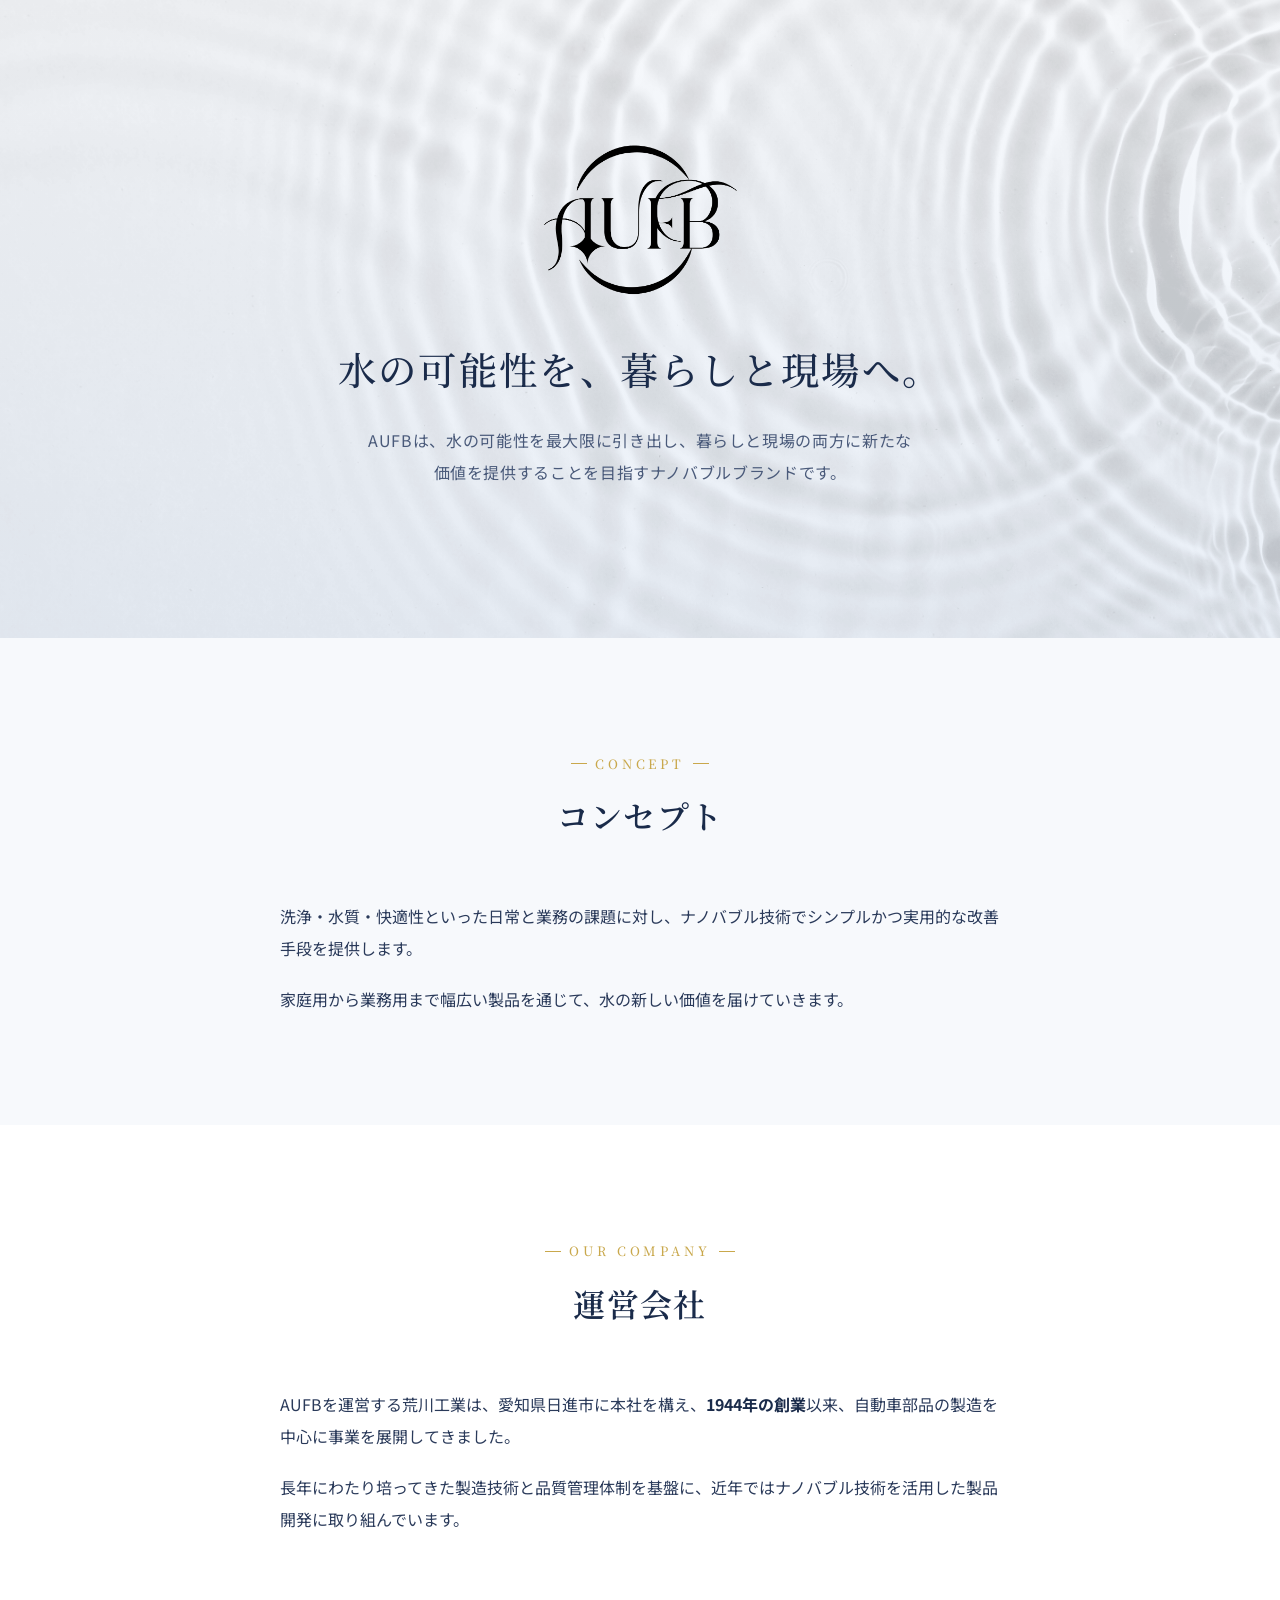
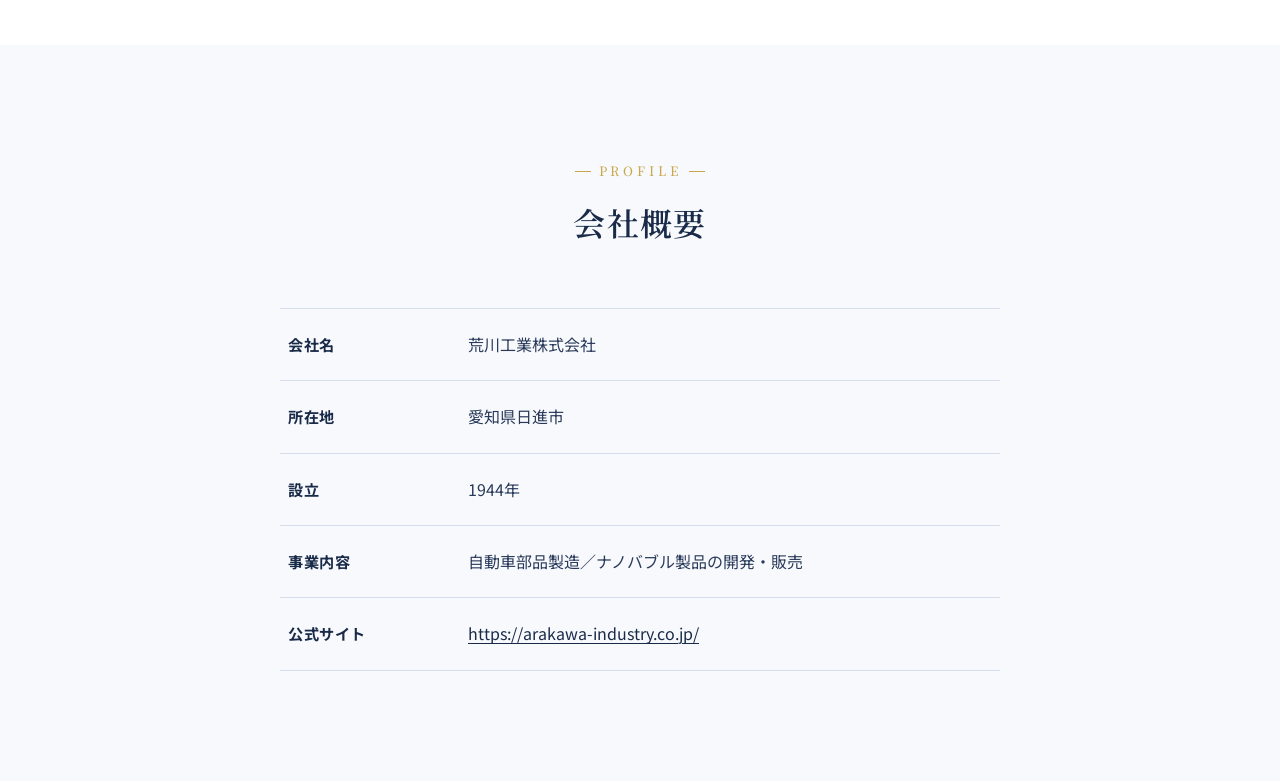
<file: 00_サイト制作/about/index.html>
<!DOCTYPE html>
<html lang="ja">
<head>
  <meta charset="UTF-8">
  <meta name="viewport" content="width=device-width, initial-scale=1.0">
  <title>AUFBについて｜荒川工業株式会社</title>
  <meta name="description" content="AUFBは、水の可能性を最大限に引き出し、暮らしと現場の両方に新たな価値を提供するナノバブルブランドです。">
  <link rel="preconnect" href="https://fonts.googleapis.com">
  <link rel="preconnect" href="https://fonts.gstatic.com" crossorigin>
  <link href="https://fonts.googleapis.com/css2?family=Noto+Serif+JP:wght@400;500;700&family=Noto+Sans+JP:wght@400;500;700&display=swap" rel="stylesheet">
  <link rel="stylesheet" href="style.css">
</head>
<body>

  <main class="about">

    <!-- ==============================
      FV
    ============================== -->
    <section class="fv">
      <div class="fv-bg"></div>
      <div class="fv-inner">
        <img src="images/aufb-logo-transparent.png" alt="AUFB" class="fv-logo">
        <p class="fv-tagline">水の可能性を、暮らしと現場へ。</p>
        <p class="fv-lead">AUFBは、水の可能性を最大限に引き出し、暮らしと現場の両方に新たな価値を提供することを目指すナノバブルブランドです。</p>
      </div>
    </section>


    <!-- ==============================
      コンセプト
    ============================== -->
    <section class="section section-concept">
      <div class="section-inner">
        <div class="section-head">
          <span class="section-label">Concept</span>
          <h2 class="section-title">コンセプト</h2>
        </div>

        <div class="section-body">
          <p>
            洗浄・水質・快適性といった日常と業務の課題に対し、ナノバブル技術でシンプルかつ実用的な改善手段を提供します。
          </p>
          <p>
            家庭用から業務用まで幅広い製品を通じて、水の新しい価値を届けていきます。
          </p>
        </div>
      </div>
    </section>


    <!-- ==============================
      運営会社
    ============================== -->
    <section class="section section-history">
      <div class="section-inner">
        <div class="section-head">
          <span class="section-label">Our Company</span>
          <h2 class="section-title">運営会社</h2>
        </div>

        <div class="section-body">
          <p>
            AUFBを運営する荒川工業は、愛知県日進市に本社を構え、<strong>1944年の創業</strong>以来、自動車部品の製造を中心に事業を展開してきました。
          </p>
          <p>
            長年にわたり培ってきた製造技術と品質管理体制を基盤に、近年ではナノバブル技術を活用した製品開発に取り組んでいます。
          </p>
        </div>
      </div>
    </section>


    <!-- ==============================
      会社概要
    ============================== -->
    <section class="section section-company">
      <div class="section-inner">
        <div class="section-head">
          <span class="section-label">Profile</span>
          <h2 class="section-title">会社概要</h2>
        </div>

        <div class="section-body">
          <dl class="company-table">
            <div class="company-row">
              <dt>会社名</dt>
              <dd>荒川工業株式会社</dd>
            </div>
            <div class="company-row">
              <dt>所在地</dt>
              <dd>愛知県日進市</dd>
            </div>
            <div class="company-row">
              <dt>設立</dt>
              <dd>1944年</dd>
            </div>
            <div class="company-row">
              <dt>事業内容</dt>
              <dd>自動車部品製造／ナノバブル製品の開発・販売</dd>
            </div>
            <div class="company-row">
              <dt>公式サイト</dt>
              <dd><a href="https://arakawa-industry.co.jp/" target="_blank" rel="noopener">https://arakawa-industry.co.jp/</a></dd>
            </div>
          </dl>
        </div>
      </div>
    </section>

  </main>

</body>
</html>
</file>
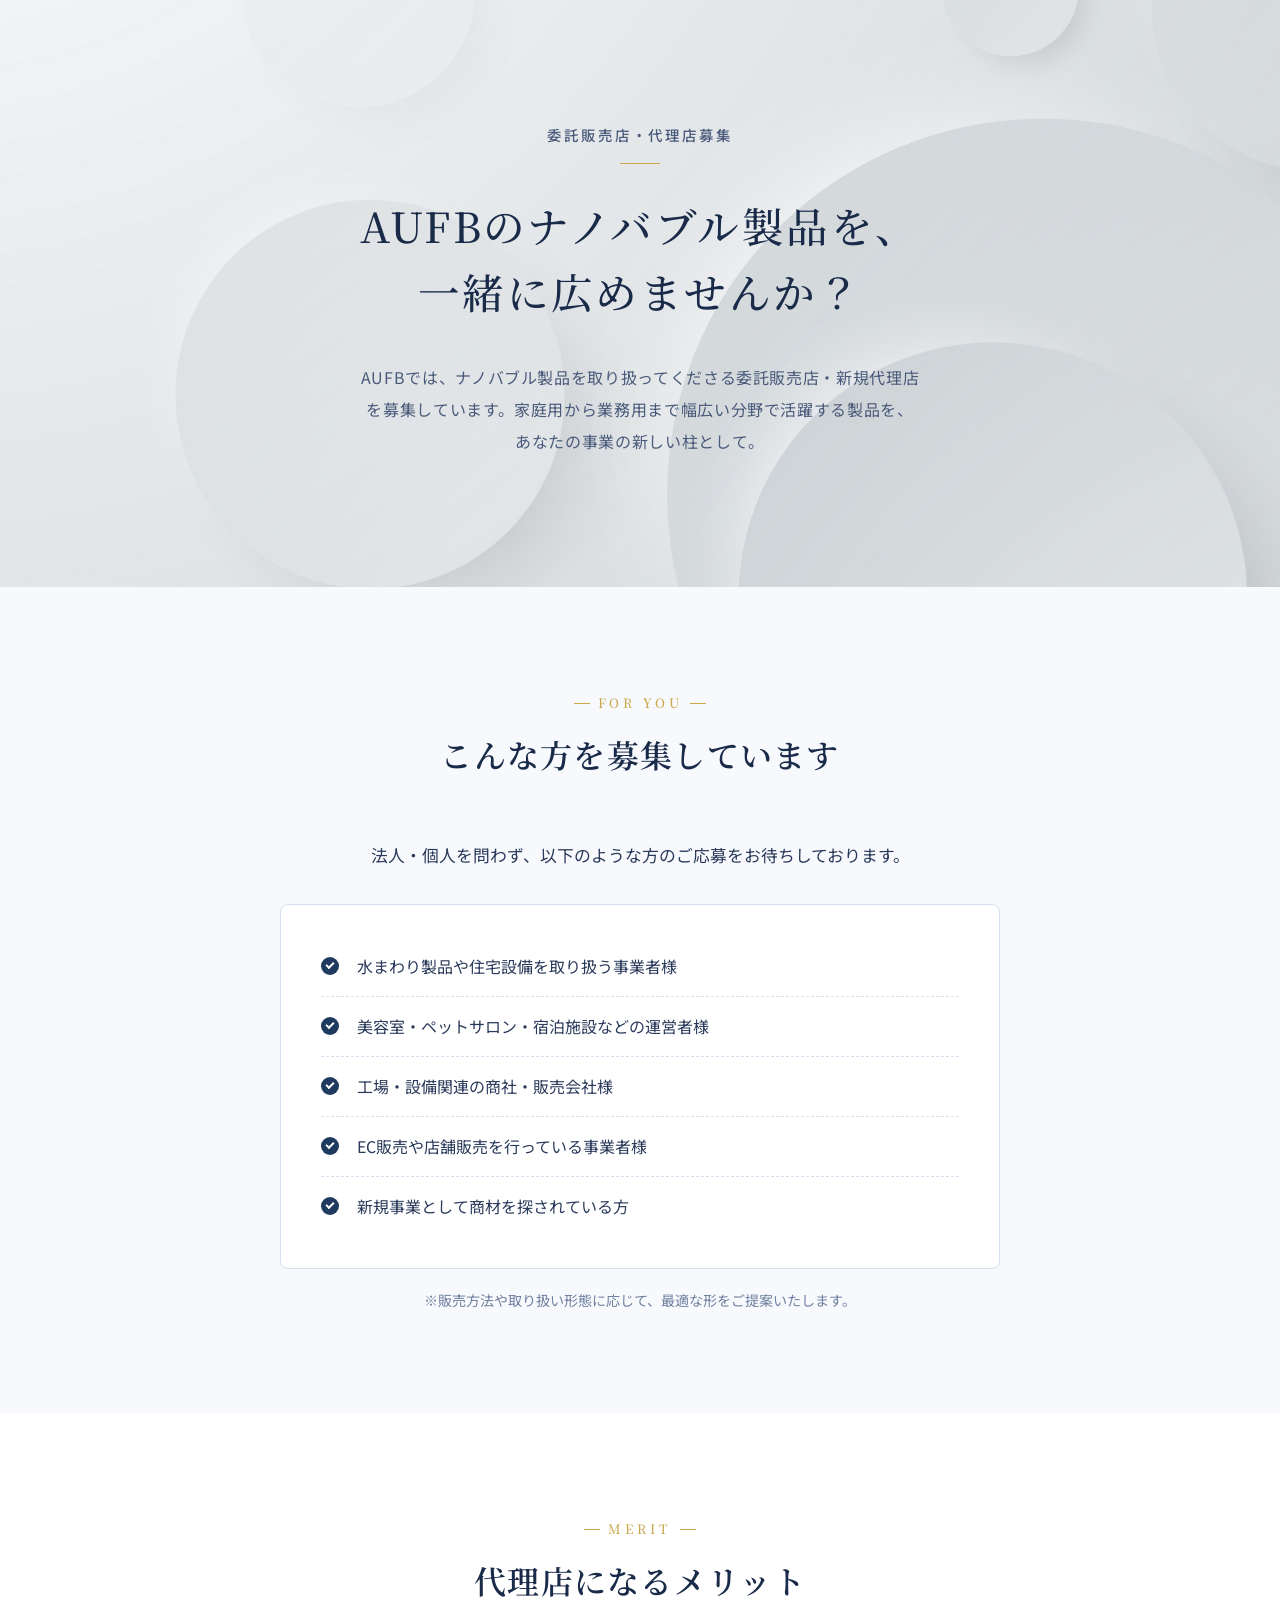
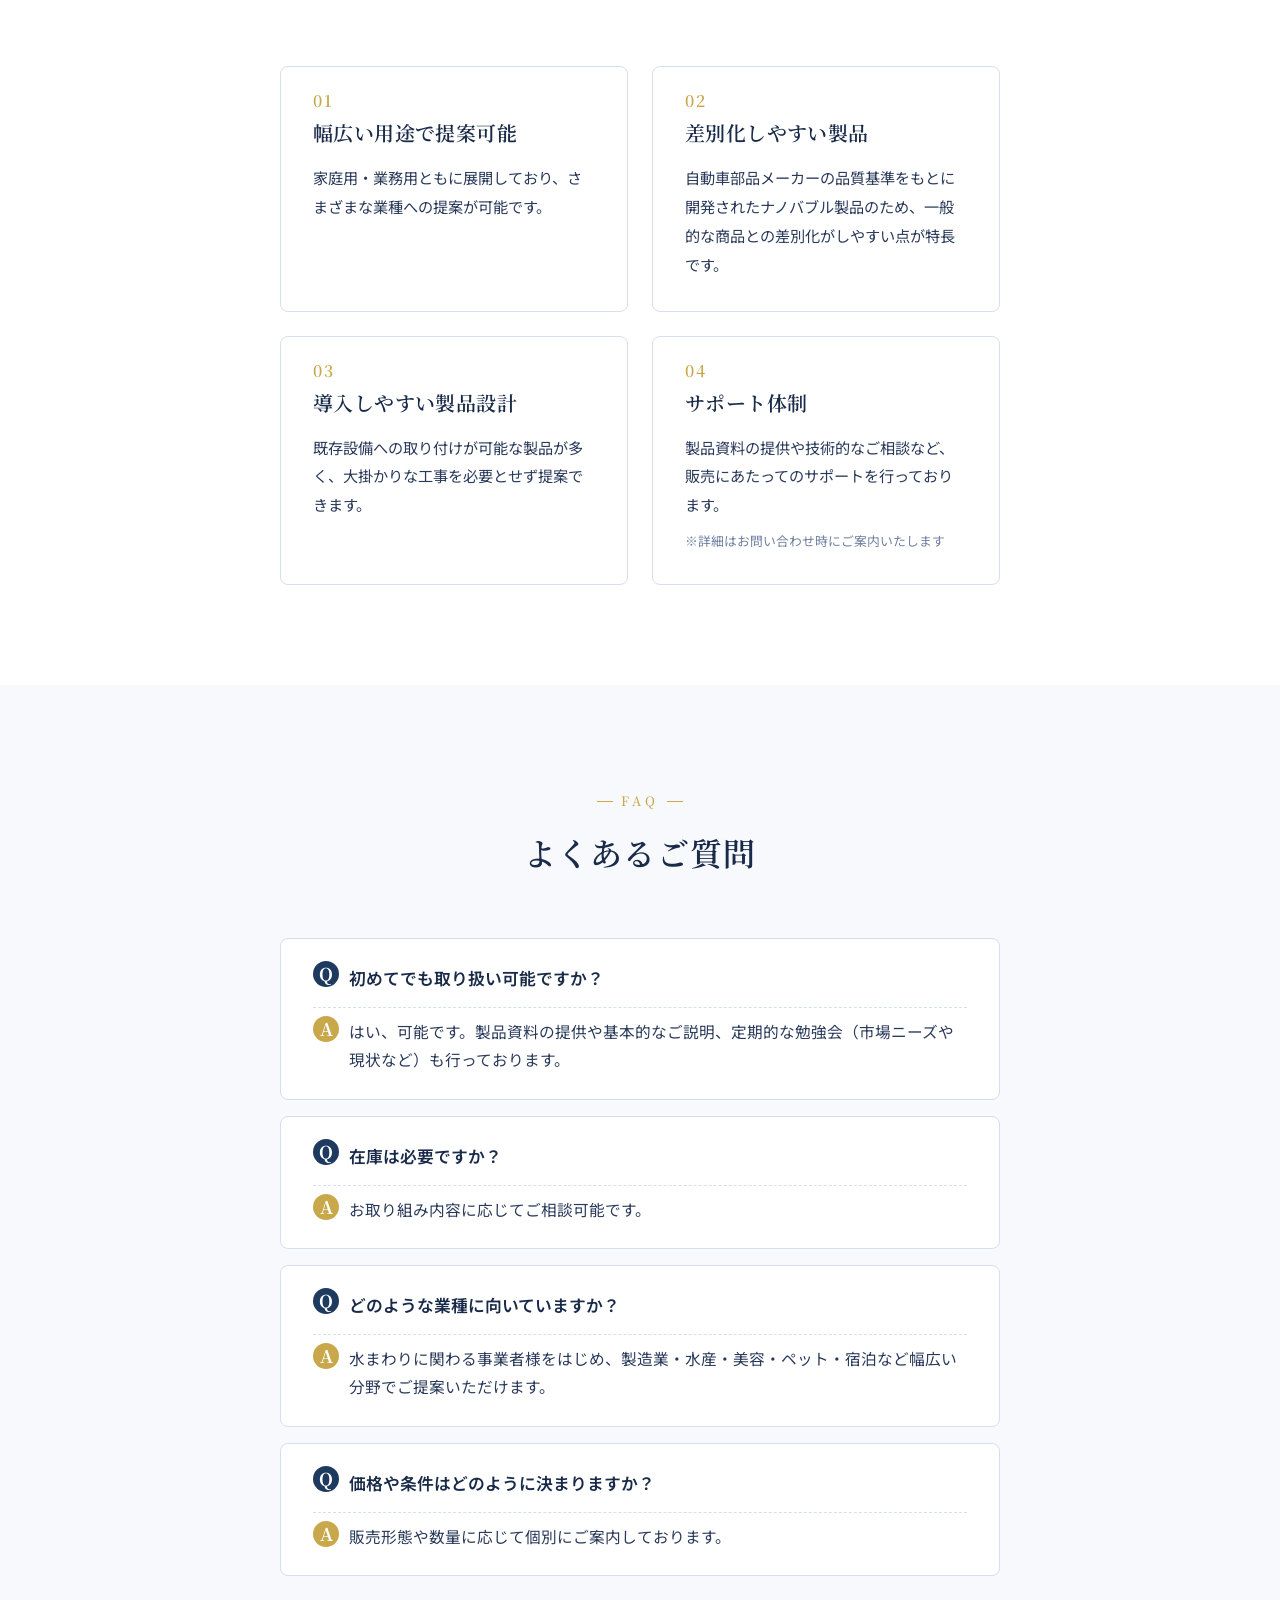
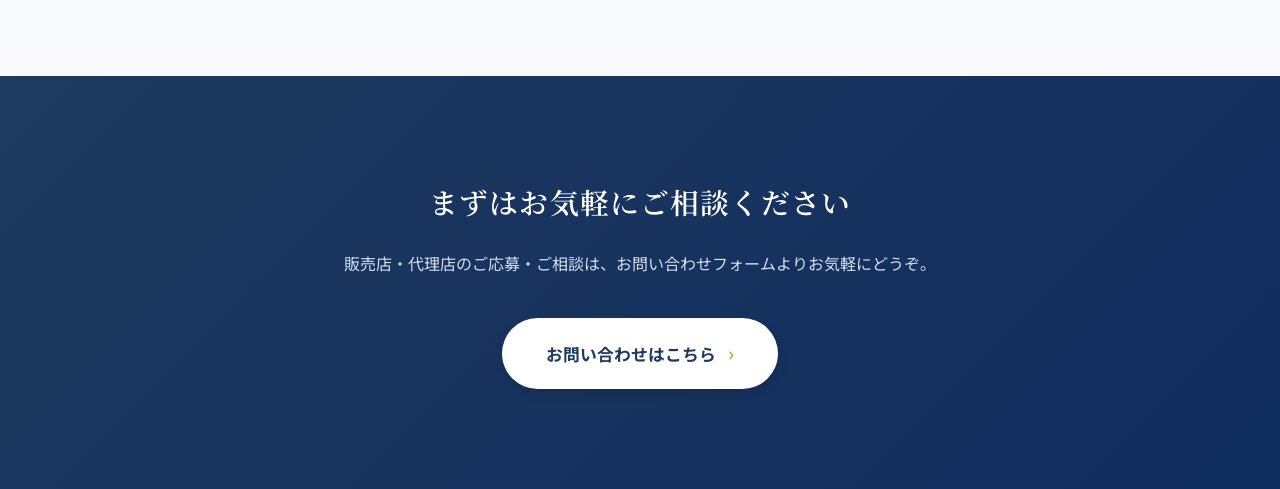
<file: 00_サイト制作/dealer/index.html>
<!DOCTYPE html>
<html lang="ja">
<head>
  <meta charset="UTF-8">
  <meta name="viewport" content="width=device-width, initial-scale=1.0">
  <title>委託販売店様・新規代理店様募集｜AUFB</title>
  <meta name="description" content="AUFBでは、ナノバブル製品を取り扱ってくださる委託販売店・新規代理店を募集しています。家庭用から業務用まで幅広い分野で活躍する製品を、あなたの事業の新しい柱として。">
  <link rel="preconnect" href="https://fonts.googleapis.com">
  <link rel="preconnect" href="https://fonts.gstatic.com" crossorigin>
  <link href="https://fonts.googleapis.com/css2?family=Noto+Serif+JP:wght@400;500;700&family=Noto+Sans+JP:wght@400;500;700&display=swap" rel="stylesheet">
  <link rel="stylesheet" href="style.css">
</head>
<body>

  <main class="dealer">

    <!-- ==============================
      FV
    ============================== -->
    <section class="fv">
      <div class="fv-bg"></div>
      <div class="fv-inner">
        <p class="fv-pagetitle">委託販売店・代理店募集</p>
        <p class="fv-tagline">AUFBのナノバブル製品を、<br>一緒に広めませんか？</p>
        <p class="fv-lead">AUFBでは、ナノバブル製品を取り扱ってくださる委託販売店・新規代理店を募集しています。家庭用から業務用まで幅広い分野で活躍する製品を、あなたの事業の新しい柱として。</p>
      </div>
    </section>


    <!-- ==============================
      募集対象
    ============================== -->
    <section class="section section-target">
      <div class="section-inner">
        <div class="section-head">
          <span class="section-label">For You</span>
          <h2 class="section-title">こんな方を募集しています</h2>
        </div>

        <div class="section-body">
          <p class="target-lead">法人・個人を問わず、以下のような方のご応募をお待ちしております。</p>
          <ul class="target-list">
            <li>水まわり製品や住宅設備を取り扱う事業者様</li>
            <li>美容室・ペットサロン・宿泊施設などの運営者様</li>
            <li>工場・設備関連の商社・販売会社様</li>
            <li>EC販売や店舗販売を行っている事業者様</li>
            <li>新規事業として商材を探されている方</li>
          </ul>
          <p class="target-note">※販売方法や取り扱い形態に応じて、最適な形をご提案いたします。</p>
        </div>
      </div>
    </section>


    <!-- ==============================
      代理店になるメリット
    ============================== -->
    <section class="section section-merit">
      <div class="section-inner">
        <div class="section-head">
          <span class="section-label">Merit</span>
          <h2 class="section-title">代理店になるメリット</h2>
        </div>

        <div class="section-body">
          <div class="merit-cards">
            <div class="merit-card">
              <span class="merit-num">01</span>
              <h3 class="merit-title">幅広い用途で提案可能</h3>
              <p class="merit-text">家庭用・業務用ともに展開しており、さまざまな業種への提案が可能です。</p>
            </div>
            <div class="merit-card">
              <span class="merit-num">02</span>
              <h3 class="merit-title">差別化しやすい製品</h3>
              <p class="merit-text">自動車部品メーカーの品質基準をもとに開発されたナノバブル製品のため、一般的な商品との差別化がしやすい点が特長です。</p>
            </div>
            <div class="merit-card">
              <span class="merit-num">03</span>
              <h3 class="merit-title">導入しやすい製品設計</h3>
              <p class="merit-text">既存設備への取り付けが可能な製品が多く、大掛かりな工事を必要とせず提案できます。</p>
            </div>
            <div class="merit-card">
              <span class="merit-num">04</span>
              <h3 class="merit-title">サポート体制</h3>
              <p class="merit-text">製品資料の提供や技術的なご相談など、販売にあたってのサポートを行っております。</p>
              <p class="merit-note">※詳細はお問い合わせ時にご案内いたします</p>
            </div>
          </div>
        </div>
      </div>
    </section>


    <!-- ==============================
      FAQ
    ============================== -->
    <section class="section section-faq">
      <div class="section-inner">
        <div class="section-head">
          <span class="section-label">FAQ</span>
          <h2 class="section-title">よくあるご質問</h2>
        </div>

        <div class="section-body">
          <dl class="faq-list">
            <div class="faq-item">
              <dt class="faq-q"><span class="faq-mark">Q</span>初めてでも取り扱い可能ですか？</dt>
              <dd class="faq-a"><span class="faq-mark">A</span>はい、可能です。製品資料の提供や基本的なご説明、定期的な勉強会（市場ニーズや現状など）も行っております。</dd>
            </div>
            <div class="faq-item">
              <dt class="faq-q"><span class="faq-mark">Q</span>在庫は必要ですか？</dt>
              <dd class="faq-a"><span class="faq-mark">A</span>お取り組み内容に応じてご相談可能です。</dd>
            </div>
            <div class="faq-item">
              <dt class="faq-q"><span class="faq-mark">Q</span>どのような業種に向いていますか？</dt>
              <dd class="faq-a"><span class="faq-mark">A</span>水まわりに関わる事業者様をはじめ、製造業・水産・美容・ペット・宿泊など幅広い分野でご提案いただけます。</dd>
            </div>
            <div class="faq-item">
              <dt class="faq-q"><span class="faq-mark">Q</span>価格や条件はどのように決まりますか？</dt>
              <dd class="faq-a"><span class="faq-mark">A</span>販売形態や数量に応じて個別にご案内しております。</dd>
            </div>
          </dl>
        </div>
      </div>
    </section>


    <!-- ==============================
      CTA
    ============================== -->
    <section class="cta">
      <div class="cta-inner">
        <h2 class="cta-title">まずはお気軽にご相談ください</h2>
        <p class="cta-text">販売店・代理店のご応募・ご相談は、お問い合わせフォームよりお気軽にどうぞ。</p>
        <a href="/contact/" class="cta-btn">お問い合わせはこちら<span class="cta-arrow">›</span></a>
      </div>
    </section>

  </main>

</body>
</html>
</file>
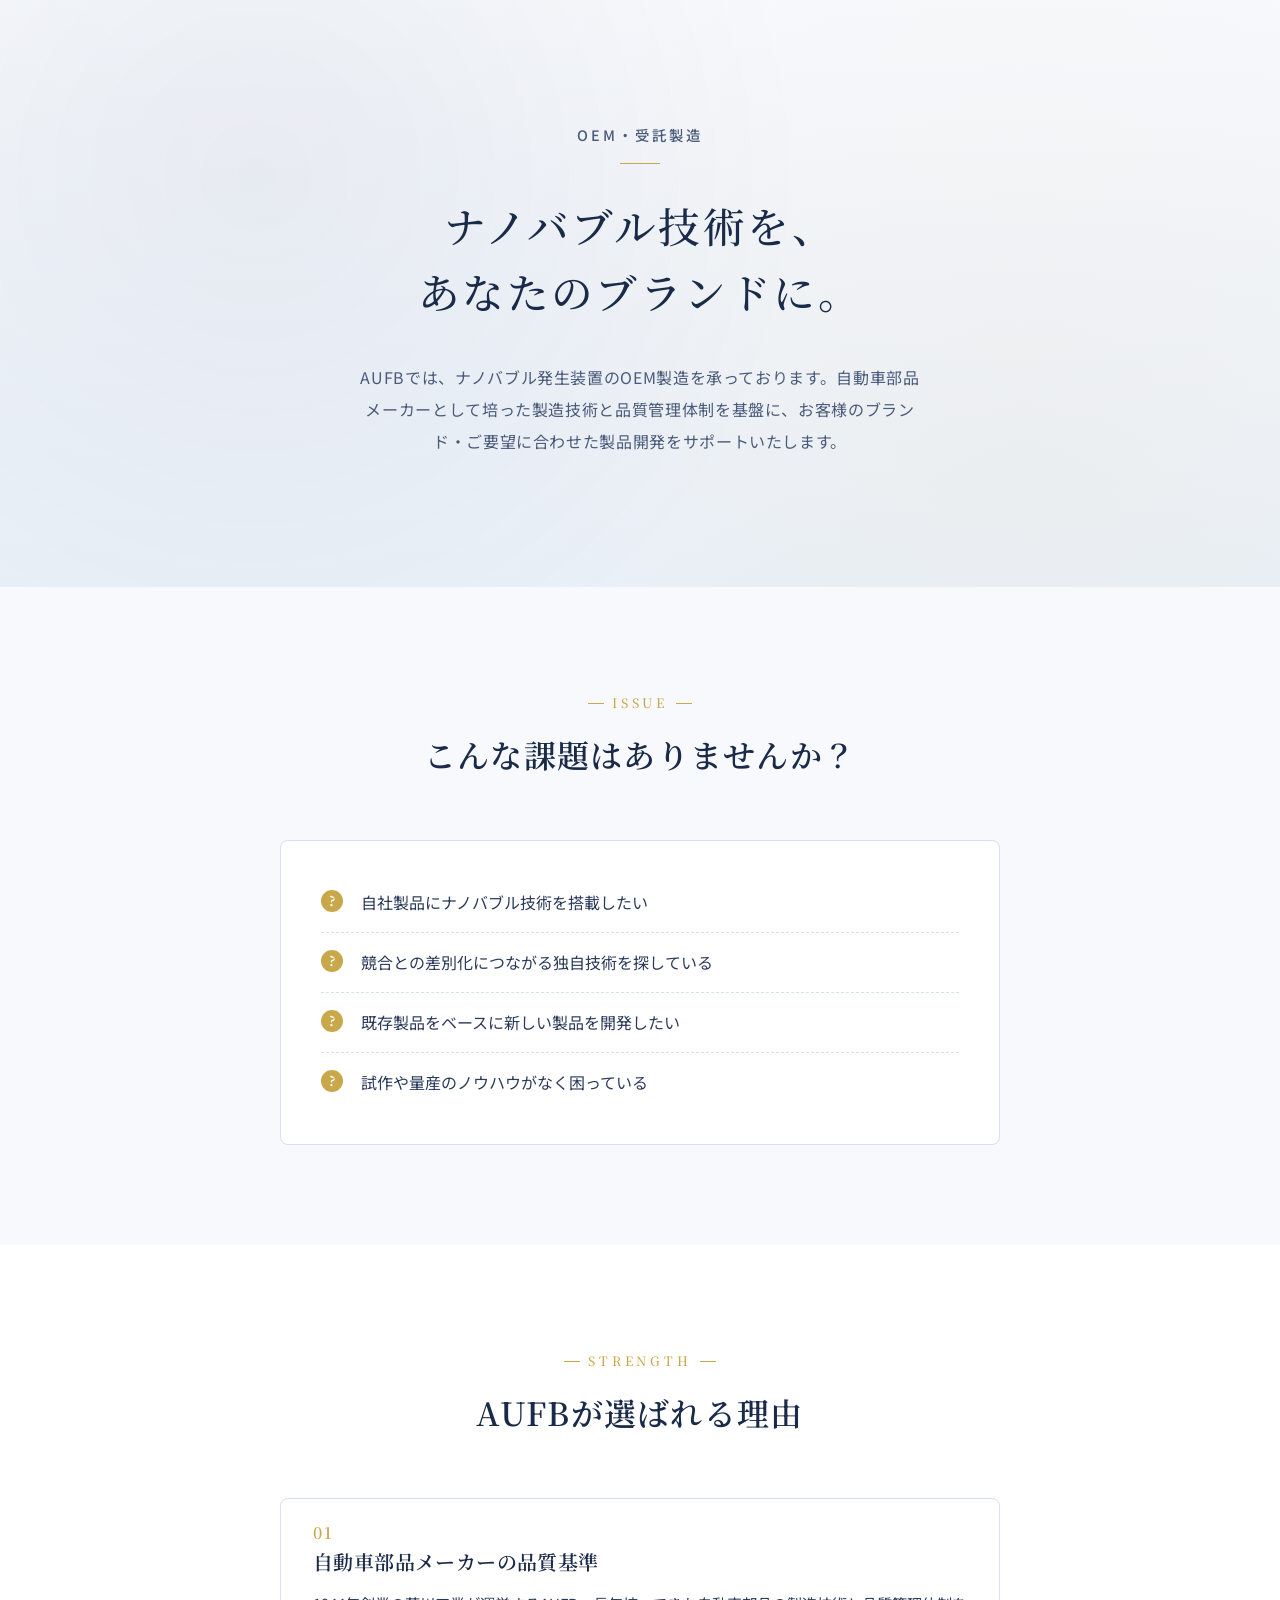
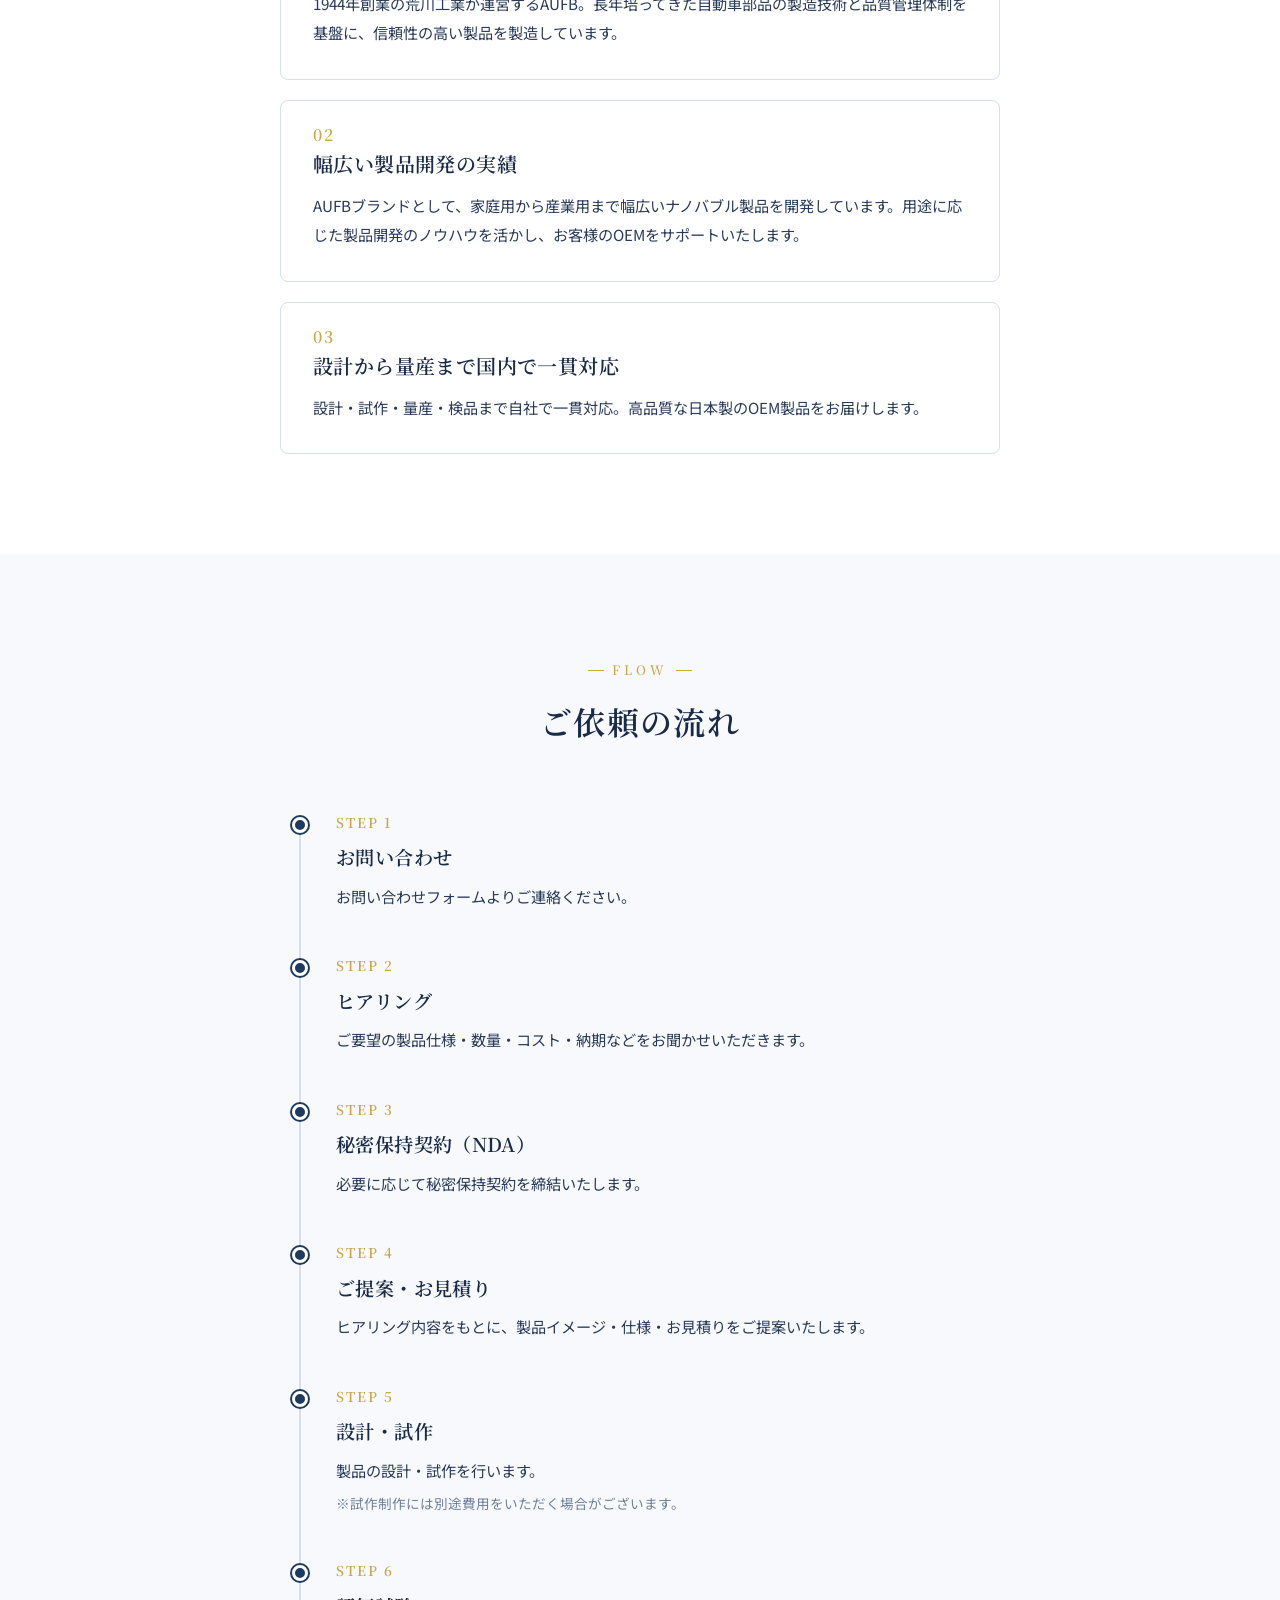
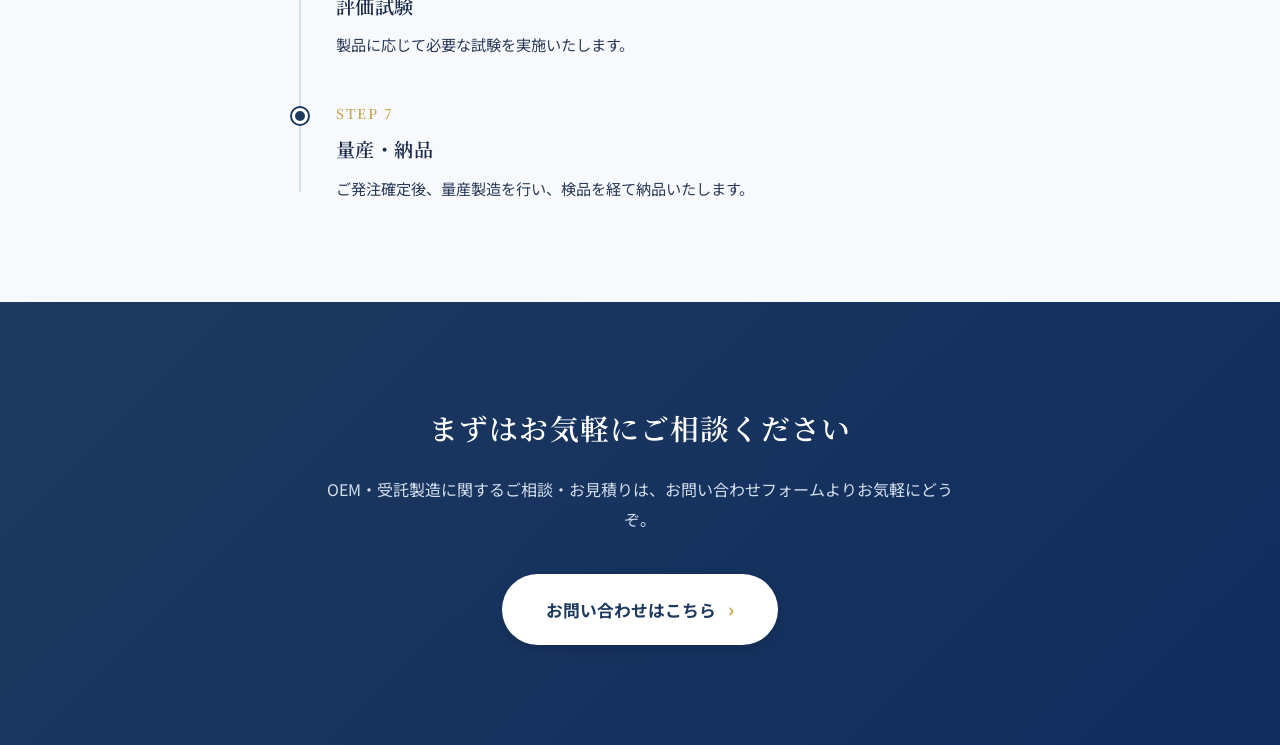
<file: 00_サイト制作/oem/index.html>
<!DOCTYPE html>
<html lang="ja">
<head>
  <meta charset="UTF-8">
  <meta name="viewport" content="width=device-width, initial-scale=1.0">
  <title>OEM・受託製造について｜AUFB</title>
  <meta name="description" content="AUFBでは、ナノバブル発生装置のOEM製造を承っております。自動車部品メーカーとして培った製造技術と品質管理体制を基盤に、お客様のブランド・ご要望に合わせた製品開発をサポートいたします。">
  <link rel="preconnect" href="https://fonts.googleapis.com">
  <link rel="preconnect" href="https://fonts.gstatic.com" crossorigin>
  <link href="https://fonts.googleapis.com/css2?family=Noto+Serif+JP:wght@400;500;700&family=Noto+Sans+JP:wght@400;500;700&display=swap" rel="stylesheet">
  <link rel="stylesheet" href="style.css">
</head>
<body>

  <main class="oem">

    <!-- ==============================
      FV
    ============================== -->
    <section class="fv">
      <div class="fv-bg"></div>
      <div class="fv-inner">
        <p class="fv-pagetitle">OEM・受託製造</p>
        <p class="fv-tagline">ナノバブル技術を、<br>あなたのブランドに。</p>
        <p class="fv-lead">AUFBでは、ナノバブル発生装置のOEM製造を承っております。自動車部品メーカーとして培った製造技術と品質管理体制を基盤に、お客様のブランド・ご要望に合わせた製品開発をサポートいたします。</p>
      </div>
    </section>


    <!-- ==============================
      こんな課題はありませんか？
    ============================== -->
    <section class="section section-issue">
      <div class="section-inner">
        <div class="section-head">
          <span class="section-label">Issue</span>
          <h2 class="section-title">こんな課題はありませんか？</h2>
        </div>

        <div class="section-body">
          <ul class="issue-list">
            <li>自社製品にナノバブル技術を搭載したい</li>
            <li>競合との差別化につながる独自技術を探している</li>
            <li>既存製品をベースに新しい製品を開発したい</li>
            <li>試作や量産のノウハウがなく困っている</li>
          </ul>
        </div>
      </div>
    </section>


    <!-- ==============================
      AUFBが選ばれる理由
    ============================== -->
    <section class="section section-strength">
      <div class="section-inner">
        <div class="section-head">
          <span class="section-label">Strength</span>
          <h2 class="section-title">AUFBが選ばれる理由</h2>
        </div>

        <div class="section-body">
          <div class="strength-cards">
            <div class="strength-card">
              <span class="strength-num">01</span>
              <h3 class="strength-title">自動車部品メーカーの品質基準</h3>
              <p class="strength-text">1944年創業の荒川工業が運営するAUFB。長年培ってきた自動車部品の製造技術と品質管理体制を基盤に、信頼性の高い製品を製造しています。</p>
            </div>
            <div class="strength-card">
              <span class="strength-num">02</span>
              <h3 class="strength-title">幅広い製品開発の実績</h3>
              <p class="strength-text">AUFBブランドとして、家庭用から産業用まで幅広いナノバブル製品を開発しています。用途に応じた製品開発のノウハウを活かし、お客様のOEMをサポートいたします。</p>
            </div>
            <div class="strength-card">
              <span class="strength-num">03</span>
              <h3 class="strength-title">設計から量産まで国内で一貫対応</h3>
              <p class="strength-text">設計・試作・量産・検品まで自社で一貫対応。高品質な日本製のOEM製品をお届けします。</p>
            </div>
          </div>
        </div>
      </div>
    </section>


    <!-- ==============================
      ご依頼の流れ
    ============================== -->
    <section class="section section-flow">
      <div class="section-inner">
        <div class="section-head">
          <span class="section-label">Flow</span>
          <h2 class="section-title">ご依頼の流れ</h2>
        </div>

        <div class="section-body">
          <ol class="flow-list">
            <li class="flow-item">
              <span class="flow-step">STEP 1</span>
              <h3 class="flow-title">お問い合わせ</h3>
              <p class="flow-text">お問い合わせフォームよりご連絡ください。</p>
            </li>
            <li class="flow-item">
              <span class="flow-step">STEP 2</span>
              <h3 class="flow-title">ヒアリング</h3>
              <p class="flow-text">ご要望の製品仕様・数量・コスト・納期などをお聞かせいただきます。</p>
            </li>
            <li class="flow-item">
              <span class="flow-step">STEP 3</span>
              <h3 class="flow-title">秘密保持契約（NDA）</h3>
              <p class="flow-text">必要に応じて秘密保持契約を締結いたします。</p>
            </li>
            <li class="flow-item">
              <span class="flow-step">STEP 4</span>
              <h3 class="flow-title">ご提案・お見積り</h3>
              <p class="flow-text">ヒアリング内容をもとに、製品イメージ・仕様・お見積りをご提案いたします。</p>
            </li>
            <li class="flow-item">
              <span class="flow-step">STEP 5</span>
              <h3 class="flow-title">設計・試作</h3>
              <p class="flow-text">製品の設計・試作を行います。</p>
              <p class="flow-note">※試作制作には別途費用をいただく場合がございます。</p>
            </li>
            <li class="flow-item">
              <span class="flow-step">STEP 6</span>
              <h3 class="flow-title">評価試験</h3>
              <p class="flow-text">製品に応じて必要な試験を実施いたします。</p>
            </li>
            <li class="flow-item">
              <span class="flow-step">STEP 7</span>
              <h3 class="flow-title">量産・納品</h3>
              <p class="flow-text">ご発注確定後、量産製造を行い、検品を経て納品いたします。</p>
            </li>
          </ol>
        </div>
      </div>
    </section>


    <!-- ==============================
      CTA
    ============================== -->
    <section class="cta">
      <div class="cta-inner">
        <h2 class="cta-title">まずはお気軽にご相談ください</h2>
        <p class="cta-text">OEM・受託製造に関するご相談・お見積りは、お問い合わせフォームよりお気軽にどうぞ。</p>
        <a href="/contact/" class="cta-btn">お問い合わせはこちら<span class="cta-arrow">›</span></a>
      </div>
    </section>

  </main>

</body>
</html>
</file>
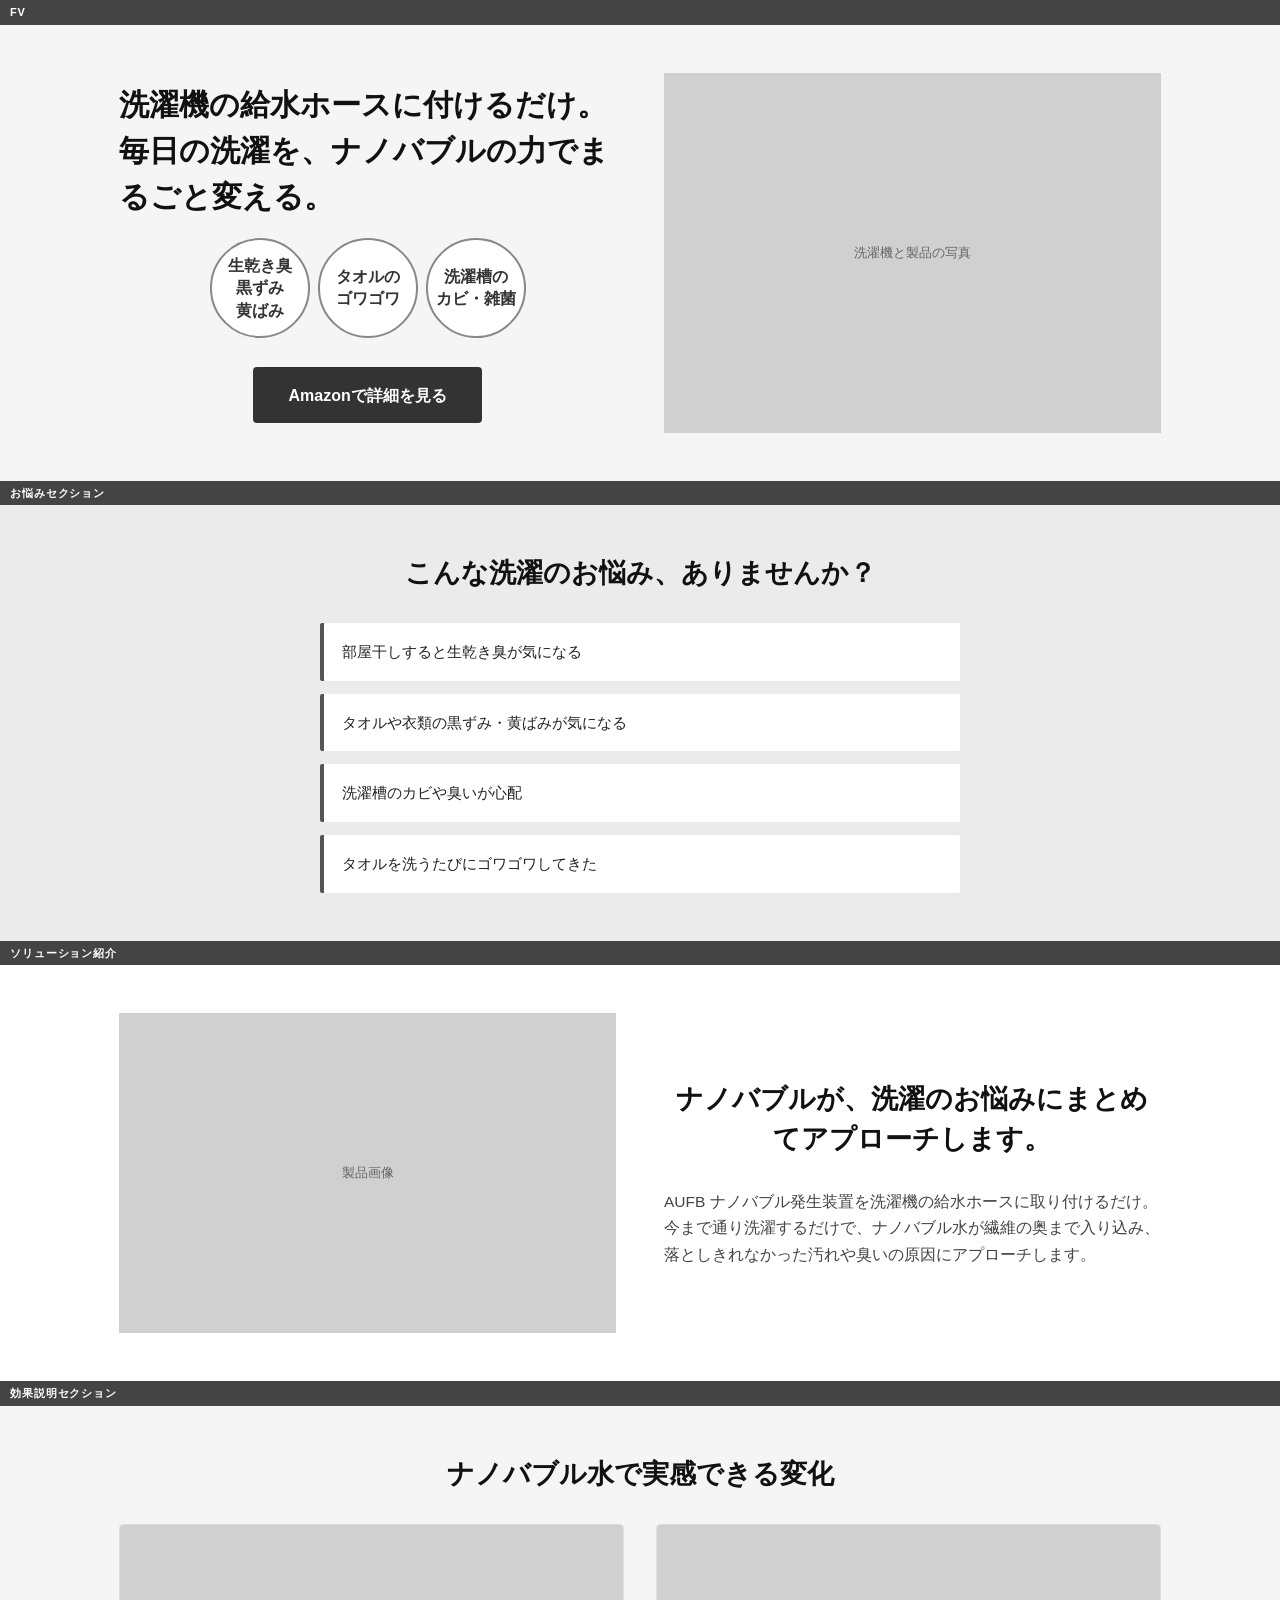
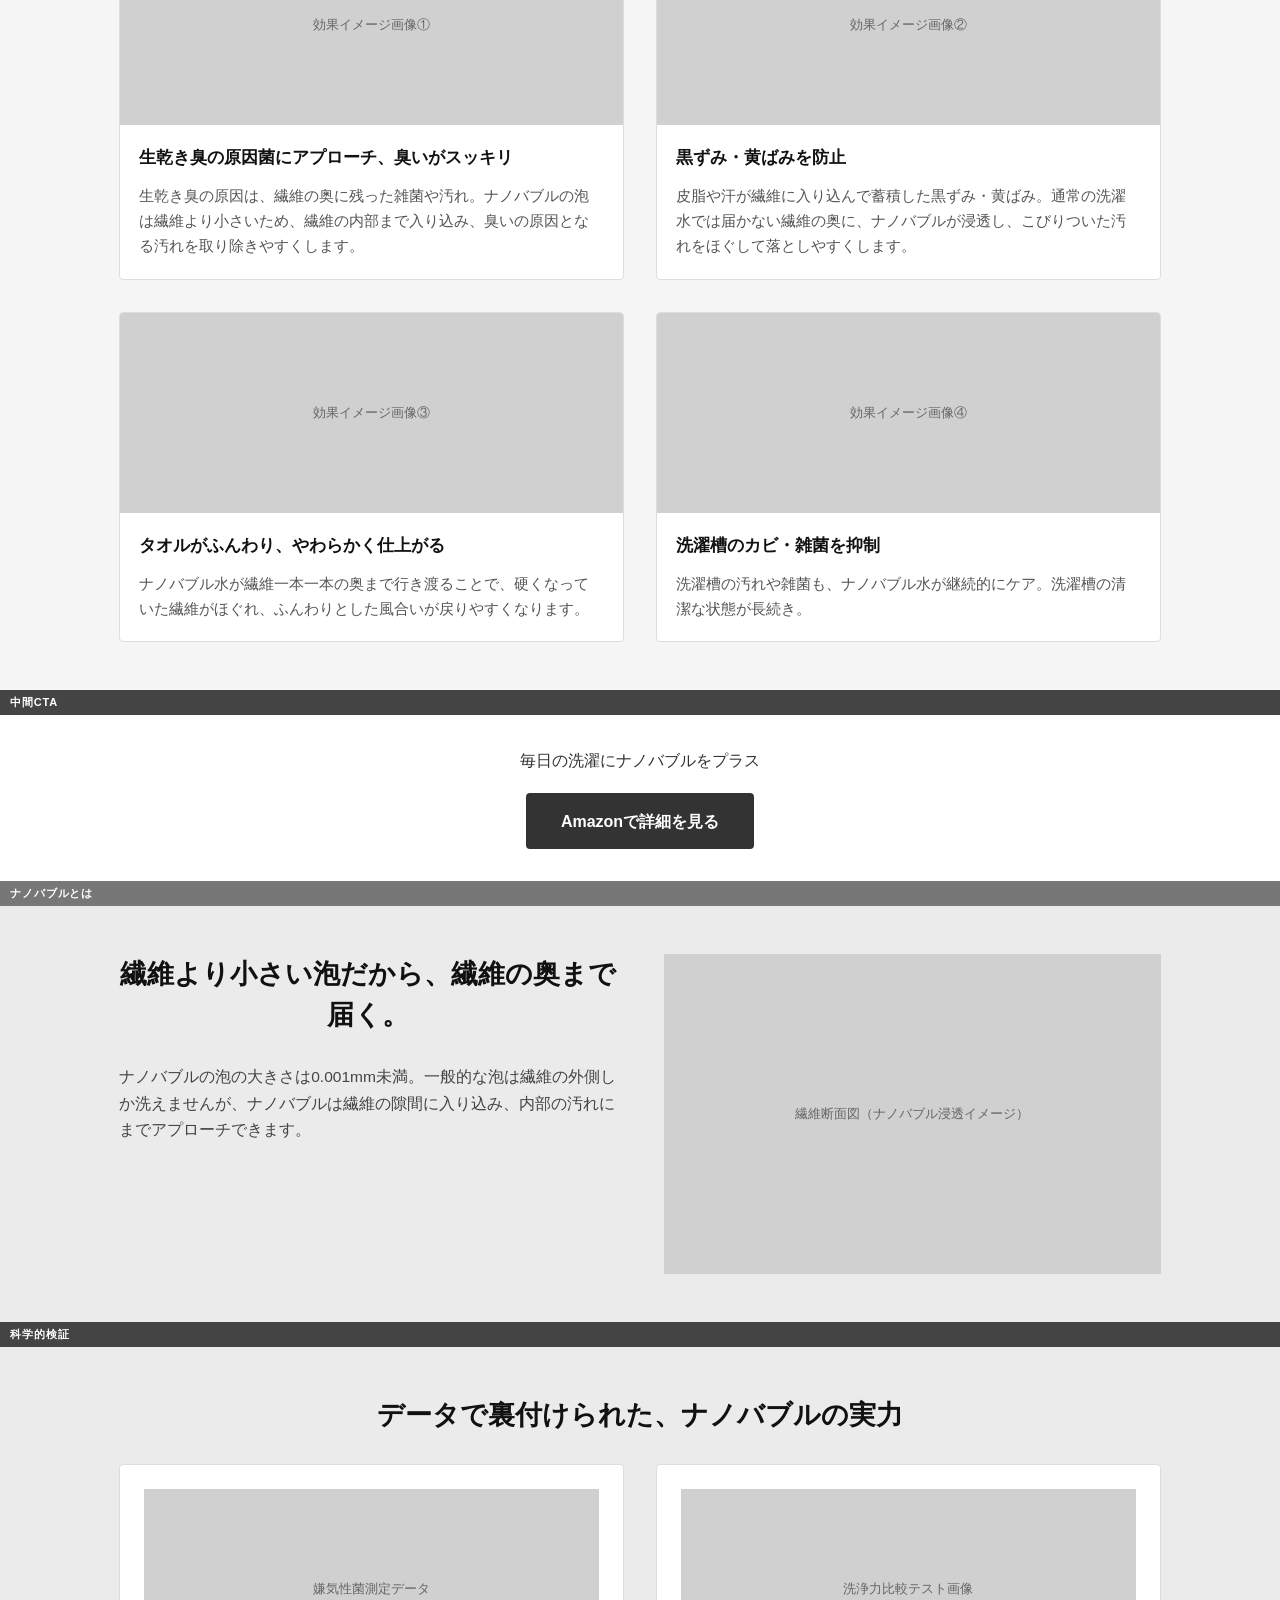
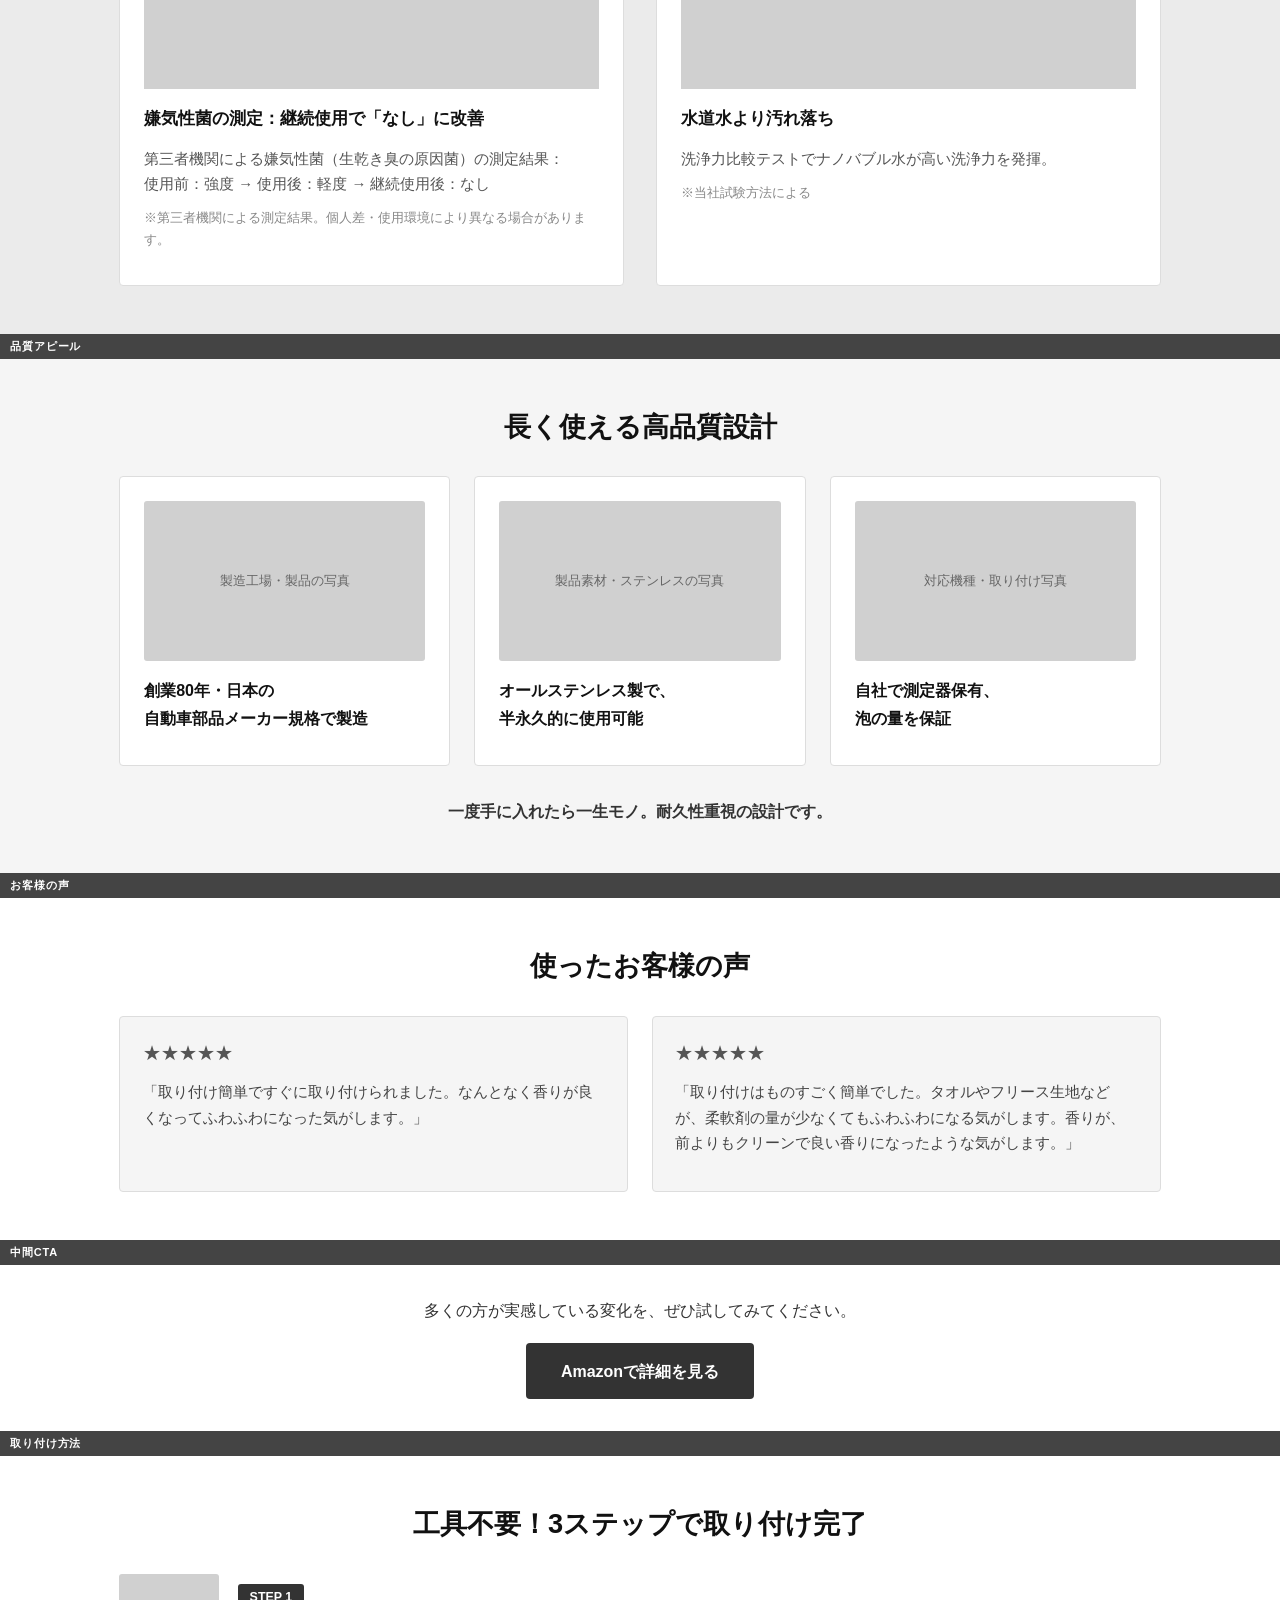
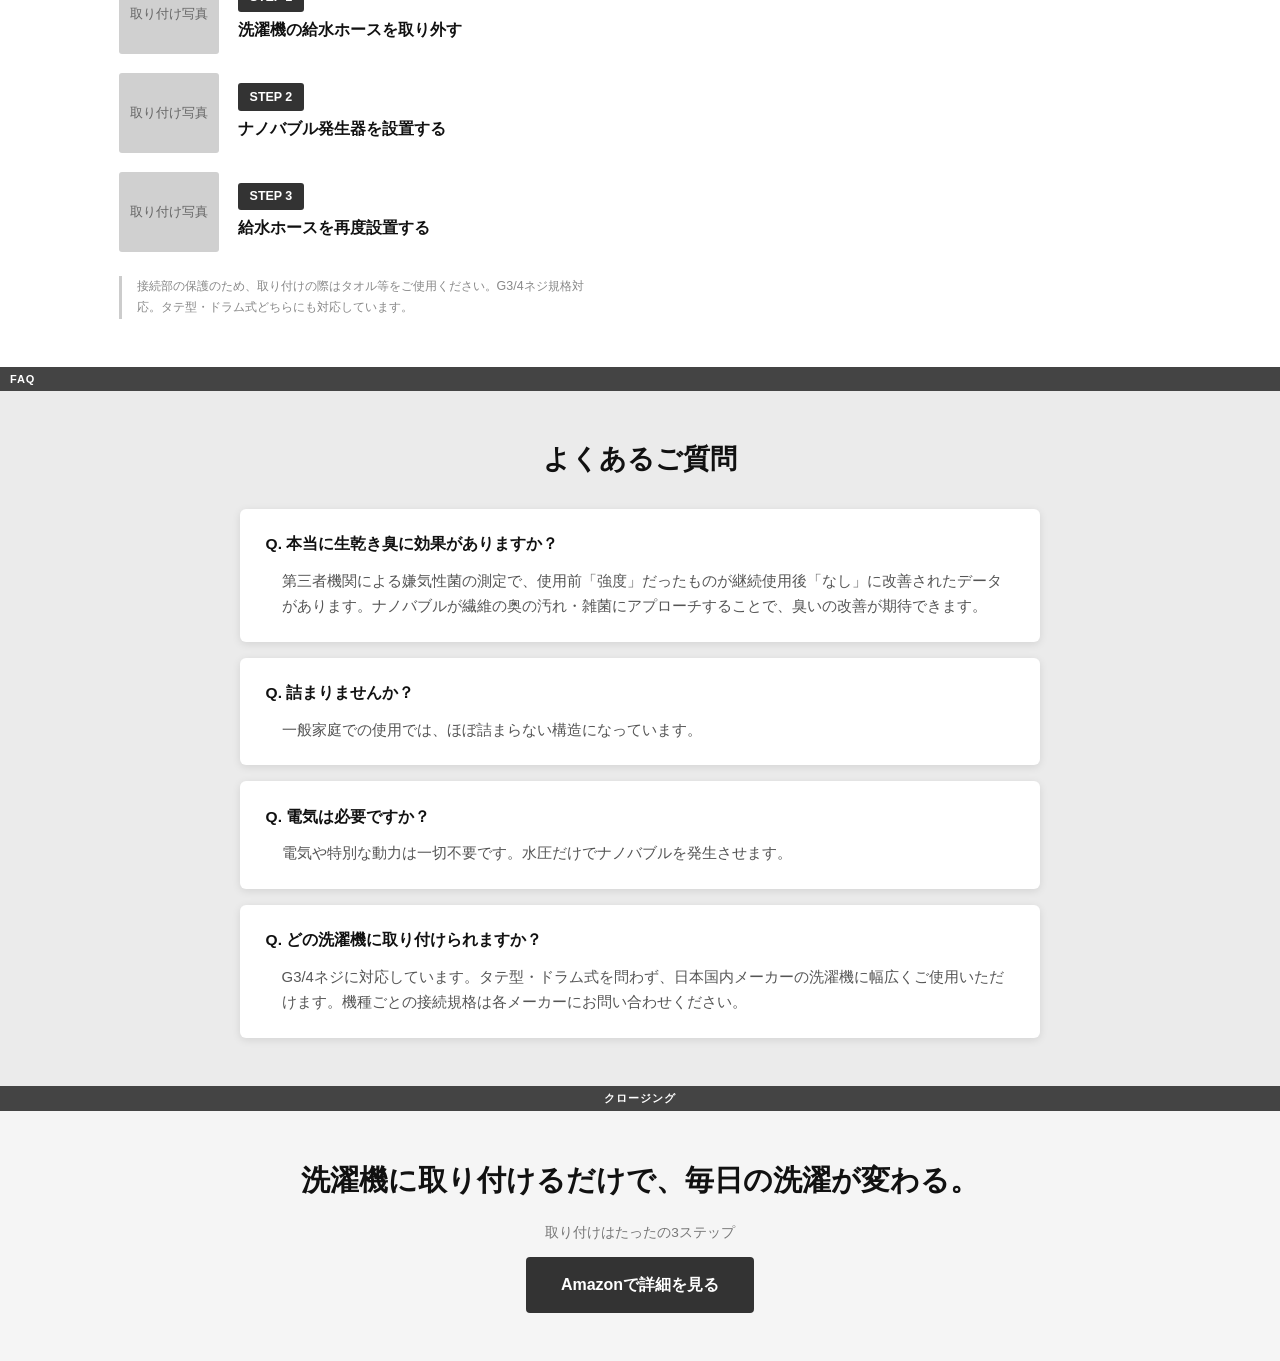
<file: 03_洗濯機/wireframe/index.html>
<!DOCTYPE html>
<html lang="ja">
<head>
  <meta charset="UTF-8">
  <meta name="viewport" content="width=device-width, initial-scale=1.0">
  <title>【WF】AUFB ナノバブル発生装置 洗濯機用 LP</title>
  <link rel="stylesheet" href="style.css">
</head>
<body>

  <!-- ==============================
    FV
  ============================== -->
  <section id="fv">
    <span class="wf-label">FV</span>
    <div class="fv-inner">
      <div class="fv-text">
        <h1 class="fv-catch">洗濯機の給水ホースに付けるだけ。<br>毎日の洗濯を、ナノバブルの力でまるごと変える。</h1>
        <div class="fv-badges">
          <span class="fv-badge">生乾き臭<br>黒ずみ<br>黄ばみ</span>
          <span class="fv-badge">タオルの<br>ゴワゴワ</span>
          <span class="fv-badge">洗濯槽の<br>カビ・雑菌</span>
        </div>
        <div class="fv-cta-wrap">
          <a href="#closing" class="btn-cta">Amazonで詳細を見る</a>
        </div>
      </div>
      <div class="fv-img">
        <div class="img-placeholder img-fv">洗濯機と製品の写真</div>
      </div>
    </div>
  </section>

  <!-- ==============================
    お悩みセクション
  ============================== -->
  <section id="worries">
    <span class="wf-label">お悩みセクション</span>
    <div class="section-inner">
      <h2 class="section-title">こんな洗濯のお悩み、ありませんか？</h2>
      <div class="worries-list">
        <div class="worry-card">
          <p>部屋干しすると生乾き臭が気になる</p>
        </div>
        <div class="worry-card">
          <p>タオルや衣類の黒ずみ・黄ばみが気になる</p>
        </div>
        <div class="worry-card">
          <p>洗濯槽のカビや臭いが心配</p>
        </div>
        <div class="worry-card">
          <p>タオルを洗うたびにゴワゴワしてきた</p>
        </div>
      </div>
    </div>
  </section>

  <!-- ==============================
    ソリューション紹介
  ============================== -->
  <section id="solution">
    <span class="wf-label">ソリューション紹介</span>
    <div class="section-inner solution-inner">
      <div class="solution-img">
        <div class="img-placeholder img-solution">製品画像</div>
      </div>
      <div class="solution-text">
        <h2 class="section-title">ナノバブルが、洗濯のお悩みにまとめてアプローチします。</h2>
        <p>AUFB ナノバブル発生装置を洗濯機の給水ホースに取り付けるだけ。今まで通り洗濯するだけで、ナノバブル水が繊維の奥まで入り込み、落としきれなかった汚れや臭いの原因にアプローチします。</p>
      </div>
    </div>
  </section>

  <!-- ==============================
    効果説明セクション
  ============================== -->
  <section id="effects">
    <span class="wf-label">効果説明セクション</span>
    <div class="section-inner">
      <h2 class="section-title">ナノバブル水で実感できる変化</h2>
      <div class="effects-grid">

        <div class="effect-item">
          <div class="img-placeholder img-effect">効果イメージ画像①</div>
          <div class="effect-body">
            <h3>生乾き臭の原因菌にアプローチ、臭いがスッキリ</h3>
            <p>生乾き臭の原因は、繊維の奥に残った雑菌や汚れ。ナノバブルの泡は繊維より小さいため、繊維の内部まで入り込み、臭いの原因となる汚れを取り除きやすくします。</p>
          </div>
        </div>

        <div class="effect-item effect-item--reverse">
          <div class="img-placeholder img-effect">効果イメージ画像②</div>
          <div class="effect-body">
            <h3>黒ずみ・黄ばみを防止</h3>
            <p>皮脂や汗が繊維に入り込んで蓄積した黒ずみ・黄ばみ。通常の洗濯水では届かない繊維の奥に、ナノバブルが浸透し、こびりついた汚れをほぐして落としやすくします。</p>
          </div>
        </div>

        <div class="effect-item">
          <div class="img-placeholder img-effect">効果イメージ画像③</div>
          <div class="effect-body">
            <h3>タオルがふんわり、やわらかく仕上がる</h3>
            <p>ナノバブル水が繊維一本一本の奥まで行き渡ることで、硬くなっていた繊維がほぐれ、ふんわりとした風合いが戻りやすくなります。</p>
          </div>
        </div>

        <div class="effect-item effect-item--reverse">
          <div class="img-placeholder img-effect">効果イメージ画像④</div>
          <div class="effect-body">
            <h3>洗濯槽のカビ・雑菌を抑制</h3>
            <p>洗濯槽の汚れや雑菌も、ナノバブル水が継続的にケア。洗濯槽の清潔な状態が長続き。</p>
          </div>
        </div>

      </div>
    </div>
  </section>

  <!-- ==============================
    中間CTA①（効果説明後）
  ============================== -->
  <section id="cta-mid1">
    <span class="wf-label">中間CTA</span>
    <div class="section-inner cta-mid-inner">
      <p class="cta-mid-text">毎日の洗濯にナノバブルをプラス</p>
      <a href="#" class="btn-cta">Amazonで詳細を見る</a>
    </div>
  </section>

  <!-- ==============================
    ナノバブルとは
  ============================== -->
  <section id="what-is-nanobubble">
    <span class="wf-label wf-label--light">ナノバブルとは</span>
    <div class="section-inner nano-inner">
      <div class="nano-text">
        <h2 class="section-title">繊維より小さい泡だから、繊維の奥まで届く。</h2>
        <p>ナノバブルの泡の大きさは0.001mm未満。一般的な泡は繊維の外側しか洗えませんが、ナノバブルは繊維の隙間に入り込み、内部の汚れにまでアプローチできます。</p>
      </div>
      <div class="nano-img">
        <div class="img-placeholder img-nano">繊維断面図（ナノバブル浸透イメージ）</div>
      </div>
    </div>
  </section>

  <!-- ==============================
    科学的検証
  ============================== -->
  <section id="science">
    <span class="wf-label">科学的検証</span>
    <div class="section-inner">
      <h2 class="section-title">データで裏付けられた、ナノバブルの実力</h2>
      <div class="science-grid">

        <div class="science-item">
          <div class="img-placeholder img-science">嫌気性菌測定データ</div>
          <h3>嫌気性菌の測定：継続使用で「なし」に改善</h3>
          <p>第三者機関による嫌気性菌（生乾き臭の原因菌）の測定結果：<br>使用前：強度 → 使用後：軽度 → 継続使用後：なし</p>
          <p class="note">※第三者機関による測定結果。個人差・使用環境により異なる場合があります。</p>
        </div>

        <div class="science-item">
          <div class="img-placeholder img-science">洗浄力比較テスト画像</div>
          <h3>水道水より汚れ落ち</h3>
          <p>洗浄力比較テストでナノバブル水が高い洗浄力を発揮。</p>
          <p class="note">※当社試験方法による</p>
        </div>

      </div>
    </div>
  </section>

  <!-- ==============================
    品質アピール
  ============================== -->
  <section id="quality">
    <span class="wf-label">品質アピール</span>
    <div class="section-inner">
      <h2 class="section-title">長く使える高品質設計</h2>
      <div class="quality-grid">

        <div class="quality-item">
          <div class="img-placeholder img-quality">製造工場・製品の写真</div>
          <h3>創業80年・日本の<br>自動車部品メーカー規格で製造</h3>
        </div>

        <div class="quality-item">
          <div class="img-placeholder img-quality">製品素材・ステンレスの写真</div>
          <h3>オールステンレス製で、<br>半永久的に使用可能</h3>
        </div>

        <div class="quality-item">
          <div class="img-placeholder img-quality">対応機種・取り付け写真</div>
          <h3>自社で測定器保有、<br>泡の量を保証</h3>
        </div>

      </div>
      <p class="quality-footer">一度手に入れたら一生モノ。耐久性重視の設計です。</p>
    </div>
  </section>

  <!-- ==============================
    お客様の声
  ============================== -->
  <section id="reviews">
    <span class="wf-label">お客様の声</span>
    <div class="section-inner">
      <h2 class="section-title">使ったお客様の声</h2>
      <div class="reviews-grid">

        <div class="review-card">
          <div class="review-stars">★★★★★</div>
          <p class="review-text">「取り付け簡単ですぐに取り付けられました。なんとなく香りが良くなってふわふわになった気がします。」</p>
        </div>

        <div class="review-card">
          <div class="review-stars">★★★★★</div>
          <p class="review-text">「取り付けはものすごく簡単でした。タオルやフリース生地などが、柔軟剤の量が少なくてもふわふわになる気がします。香りが、前よりもクリーンで良い香りになったような気がします。」</p>
        </div>

      </div>
    </div>
  </section>

  <!-- ==============================
    中間CTA②（お客様の声後）
  ============================== -->
  <section id="cta-mid2">
    <span class="wf-label">中間CTA</span>
    <div class="section-inner cta-mid-inner">
      <p class="cta-mid-text">多くの方が実感している変化を、ぜひ試してみてください。</p>
      <a href="#" class="btn-cta">Amazonで詳細を見る</a>
    </div>
  </section>

  <!-- ==============================
    取り付け方法
  ============================== -->
  <section id="installation">
    <span class="wf-label">取り付け方法</span>
    <div class="section-inner">
      <h2 class="section-title">工具不要！3ステップで取り付け完了</h2>
      <div class="steps-list">

        <div class="step-row">
          <div class="img-placeholder img-step-small">取り付け写真</div>
          <div class="step-row-text">
            <div class="step-num">STEP 1</div>
            <p class="step-text">洗濯機の給水ホースを取り外す</p>
          </div>
        </div>

        <div class="step-row">
          <div class="img-placeholder img-step-small">取り付け写真</div>
          <div class="step-row-text">
            <div class="step-num">STEP 2</div>
            <p class="step-text">ナノバブル発生器を設置する</p>
          </div>
        </div>

        <div class="step-row">
          <div class="img-placeholder img-step-small">取り付け写真</div>
          <div class="step-row-text">
            <div class="step-num">STEP 3</div>
            <p class="step-text">給水ホースを再度設置する</p>
          </div>
        </div>

      </div>
      <p class="step-note">接続部の保護のため、取り付けの際はタオル等をご使用ください。G3/4ネジ規格対応。タテ型・ドラム式どちらにも対応しています。</p>
    </div>
  </section>

  <!-- ==============================
    FAQ
  ============================== -->
  <section id="faq">
    <span class="wf-label">FAQ</span>
    <div class="section-inner">
      <h2 class="section-title">よくあるご質問</h2>
      <div class="faq-wrap">

        <div class="faq-item">
          <p class="faq-q-static">Q. 本当に生乾き臭に効果がありますか？</p>
          <div class="faq-a-static">
            <p>第三者機関による嫌気性菌の測定で、使用前「強度」だったものが継続使用後「なし」に改善されたデータがあります。ナノバブルが繊維の奥の汚れ・雑菌にアプローチすることで、臭いの改善が期待できます。</p>
          </div>
        </div>

        <div class="faq-item">
          <p class="faq-q-static">Q. 詰まりませんか？</p>
          <div class="faq-a-static">
            <p>一般家庭での使用では、ほぼ詰まらない構造になっています。</p>
          </div>
        </div>

        <div class="faq-item">
          <p class="faq-q-static">Q. 電気は必要ですか？</p>
          <div class="faq-a-static">
            <p>電気や特別な動力は一切不要です。水圧だけでナノバブルを発生させます。</p>
          </div>
        </div>

        <div class="faq-item">
          <p class="faq-q-static">Q. どの洗濯機に取り付けられますか？</p>
          <div class="faq-a-static">
            <p>G3/4ネジに対応しています。タテ型・ドラム式を問わず、日本国内メーカーの洗濯機に幅広くご使用いただけます。機種ごとの接続規格は各メーカーにお問い合わせください。</p>
          </div>
        </div>

      </div>
    </div>
  </section>

  <!-- ==============================
    クロージング
  ============================== -->
  <section id="closing">
    <span class="wf-label">クロージング</span>
    <div class="section-inner closing-inner">
      <h2 class="section-title closing-catch">洗濯機に取り付けるだけで、毎日の洗濯が変わる。</h2>
      <p class="closing-sub">取り付けはたったの3ステップ</p>
      <a href="#" class="btn-cta">Amazonで詳細を見る</a>
    </div>
  </section>

</body>
</html>
</file>
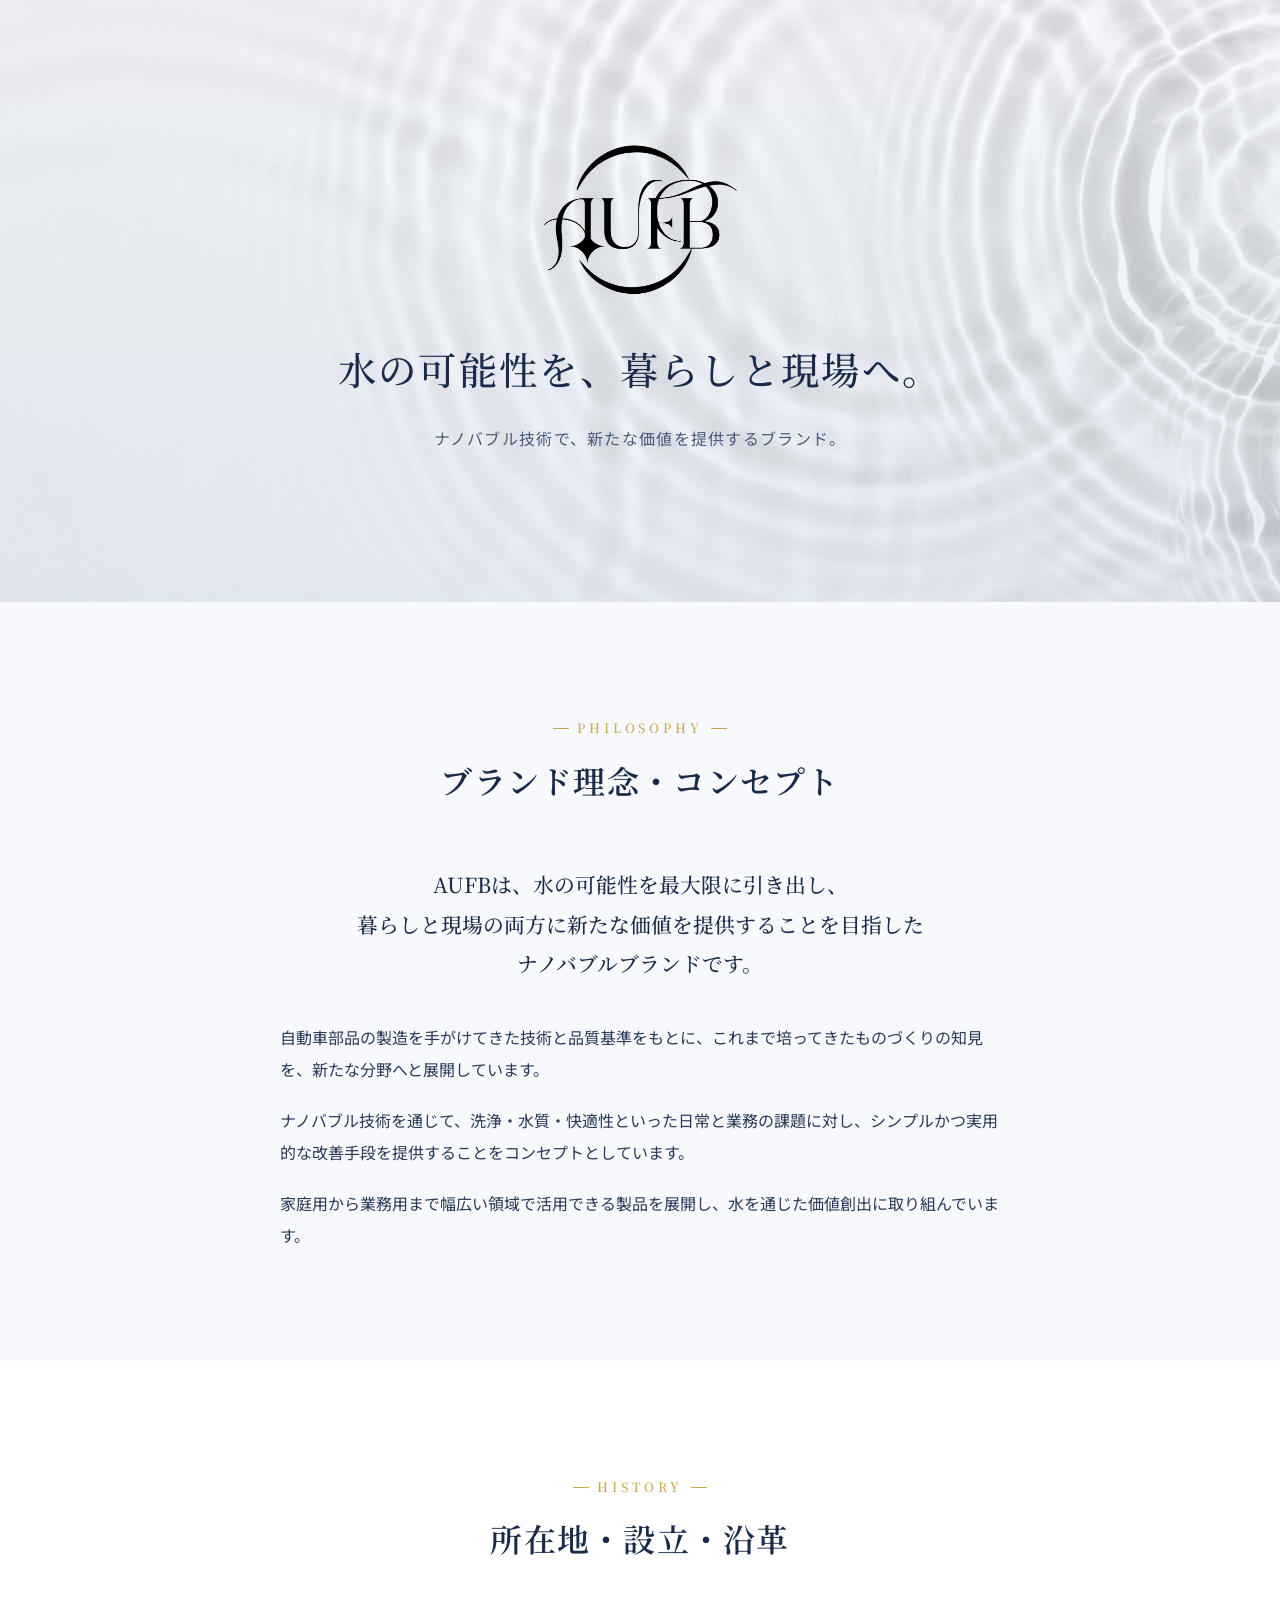
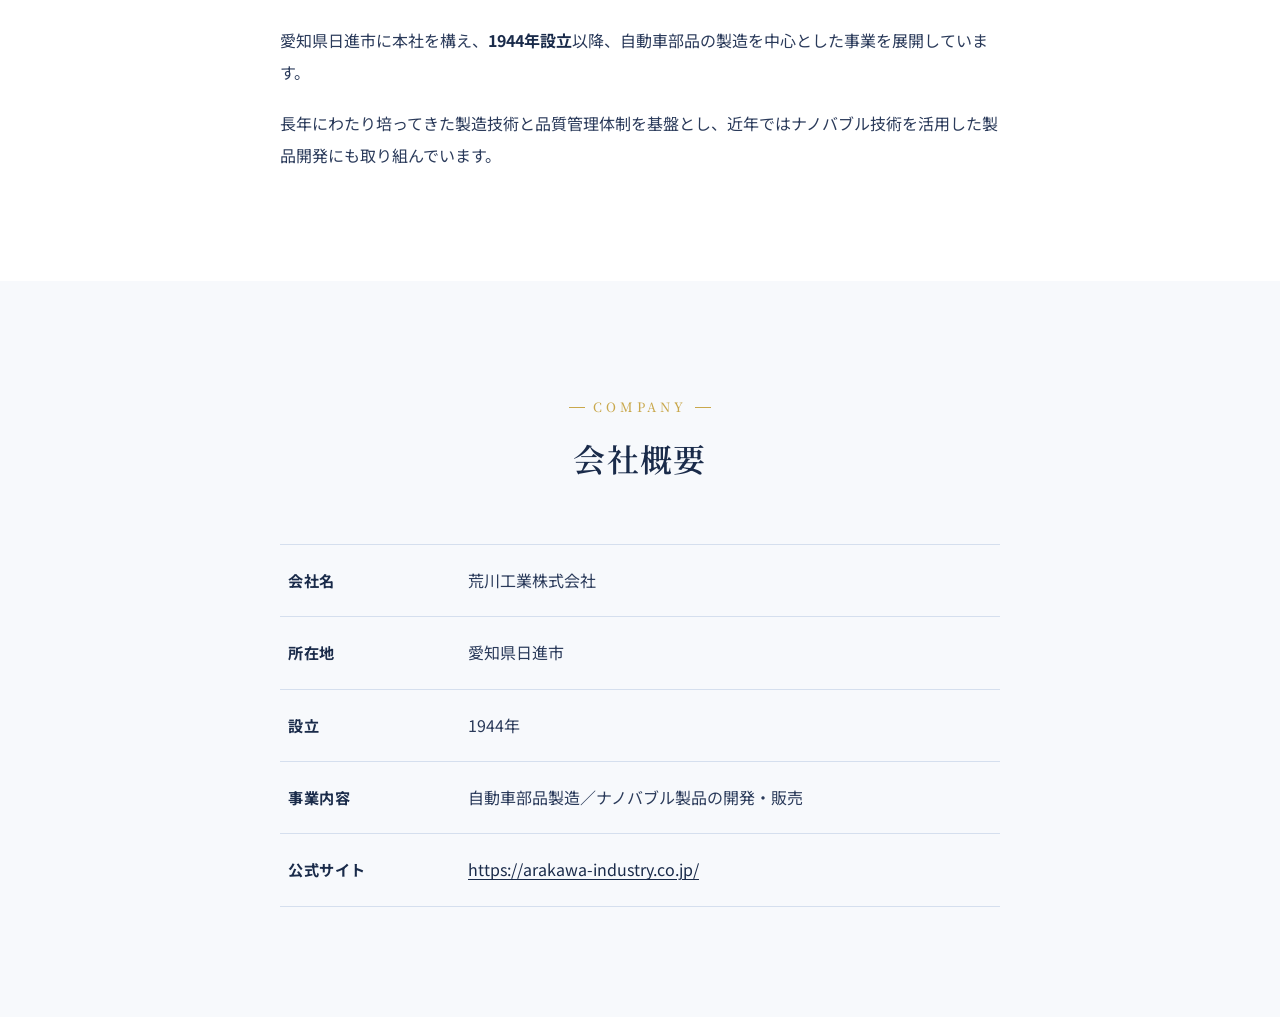
<file: 00_サイト制作/pages/about/index.html>
<!DOCTYPE html>
<html lang="ja">
<head>
  <meta charset="UTF-8">
  <meta name="viewport" content="width=device-width, initial-scale=1.0">
  <title>AUFBについて｜荒川工業株式会社</title>
  <meta name="description" content="AUFBは、水の可能性を最大限に引き出し、暮らしと現場の両方に新たな価値を提供するナノバブルブランドです。">
  <link rel="preconnect" href="https://fonts.googleapis.com">
  <link rel="preconnect" href="https://fonts.gstatic.com" crossorigin>
  <link href="https://fonts.googleapis.com/css2?family=Noto+Serif+JP:wght@400;500;700&family=Noto+Sans+JP:wght@400;500;700&display=swap" rel="stylesheet">
  <link rel="stylesheet" href="style.css">
</head>
<body>

  <main class="about">

    <!-- ==============================
      FV
    ============================== -->
    <section class="fv">
      <div class="fv-bg"></div>
      <div class="fv-inner">
        <img src="images/aufb-logo-transparent.png" alt="AUFB" class="fv-logo">
        <p class="fv-tagline">水の可能性を、暮らしと現場へ。</p>
        <p class="fv-sub">ナノバブル技術で、新たな価値を提供するブランド。</p>
      </div>
    </section>


    <!-- ==============================
      ブランド理念・コンセプト
    ============================== -->
    <section class="section section-philosophy">
      <div class="section-inner">
        <div class="section-head">
          <span class="section-label">Philosophy</span>
          <h2 class="section-title">ブランド理念・コンセプト</h2>
        </div>

        <div class="section-body">
          <p class="lead">
            AUFBは、水の可能性を最大限に引き出し、<br>
            暮らしと現場の両方に新たな価値を提供することを目指した<br class="pc-only">ナノバブルブランドです。
          </p>
          <p>
            自動車部品の製造を手がけてきた技術と品質基準をもとに、これまで培ってきたものづくりの知見を、新たな分野へと展開しています。
          </p>
          <p>
            ナノバブル技術を通じて、洗浄・水質・快適性といった日常と業務の課題に対し、シンプルかつ実用的な改善手段を提供することをコンセプトとしています。
          </p>
          <p>
            家庭用から業務用まで幅広い領域で活用できる製品を展開し、水を通じた価値創出に取り組んでいます。
          </p>
        </div>
      </div>
    </section>


    <!-- ==============================
      所在地・設立・沿革
    ============================== -->
    <section class="section section-history">
      <div class="section-inner">
        <div class="section-head">
          <span class="section-label">History</span>
          <h2 class="section-title">所在地・設立・沿革</h2>
        </div>

        <div class="section-body">
          <p>
            愛知県日進市に本社を構え、<strong>1944年設立</strong>以降、自動車部品の製造を中心とした事業を展開しています。
          </p>
          <p>
            長年にわたり培ってきた製造技術と品質管理体制を基盤とし、近年ではナノバブル技術を活用した製品開発にも取り組んでいます。
          </p>
        </div>
      </div>
    </section>


    <!-- ==============================
      会社概要
    ============================== -->
    <section class="section section-company">
      <div class="section-inner">
        <div class="section-head">
          <span class="section-label">Company</span>
          <h2 class="section-title">会社概要</h2>
        </div>

        <div class="section-body">
          <dl class="company-table">
            <div class="company-row">
              <dt>会社名</dt>
              <dd>荒川工業株式会社</dd>
            </div>
            <div class="company-row">
              <dt>所在地</dt>
              <dd>愛知県日進市</dd>
            </div>
            <div class="company-row">
              <dt>設立</dt>
              <dd>1944年</dd>
            </div>
            <div class="company-row">
              <dt>事業内容</dt>
              <dd>自動車部品製造／ナノバブル製品の開発・販売</dd>
            </div>
            <div class="company-row">
              <dt>公式サイト</dt>
              <dd><a href="https://arakawa-industry.co.jp/" target="_blank" rel="noopener">https://arakawa-industry.co.jp/</a></dd>
            </div>
          </dl>
        </div>
      </div>
    </section>

  </main>

</body>
</html>
</file>
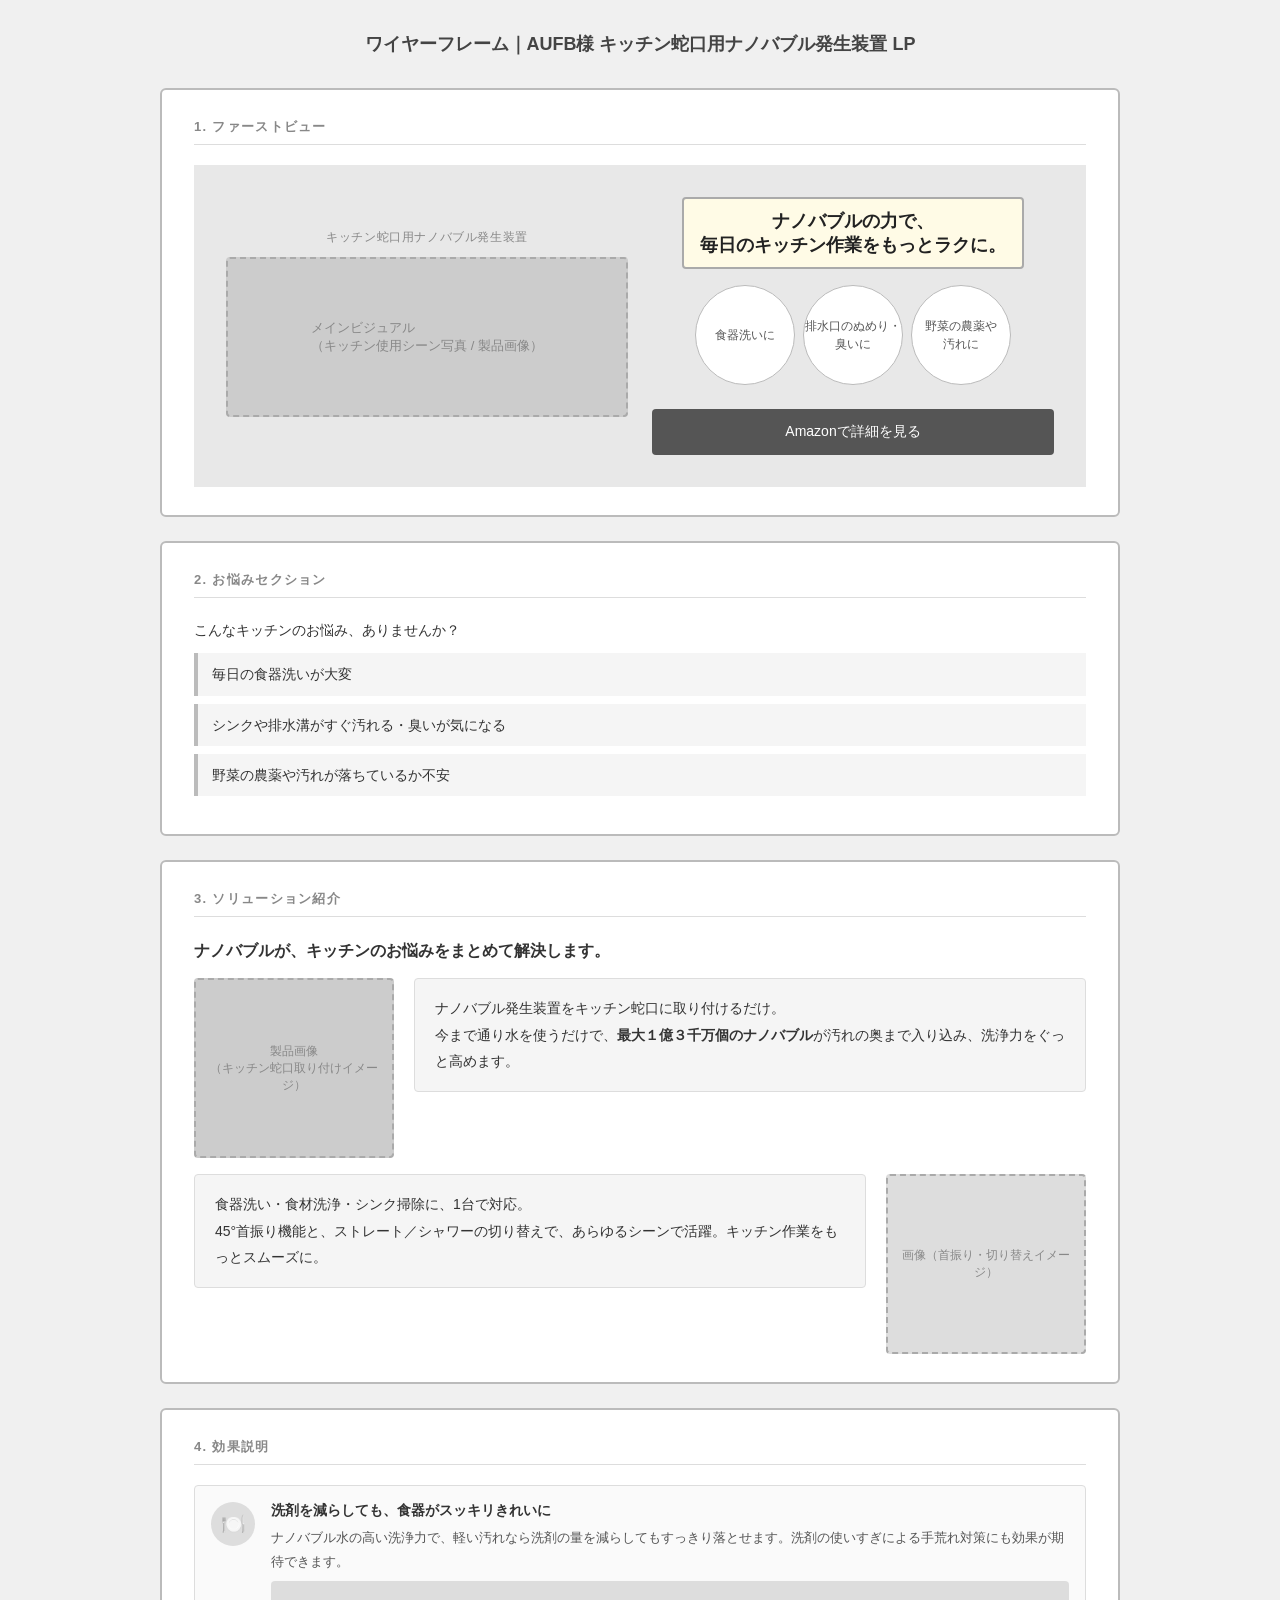
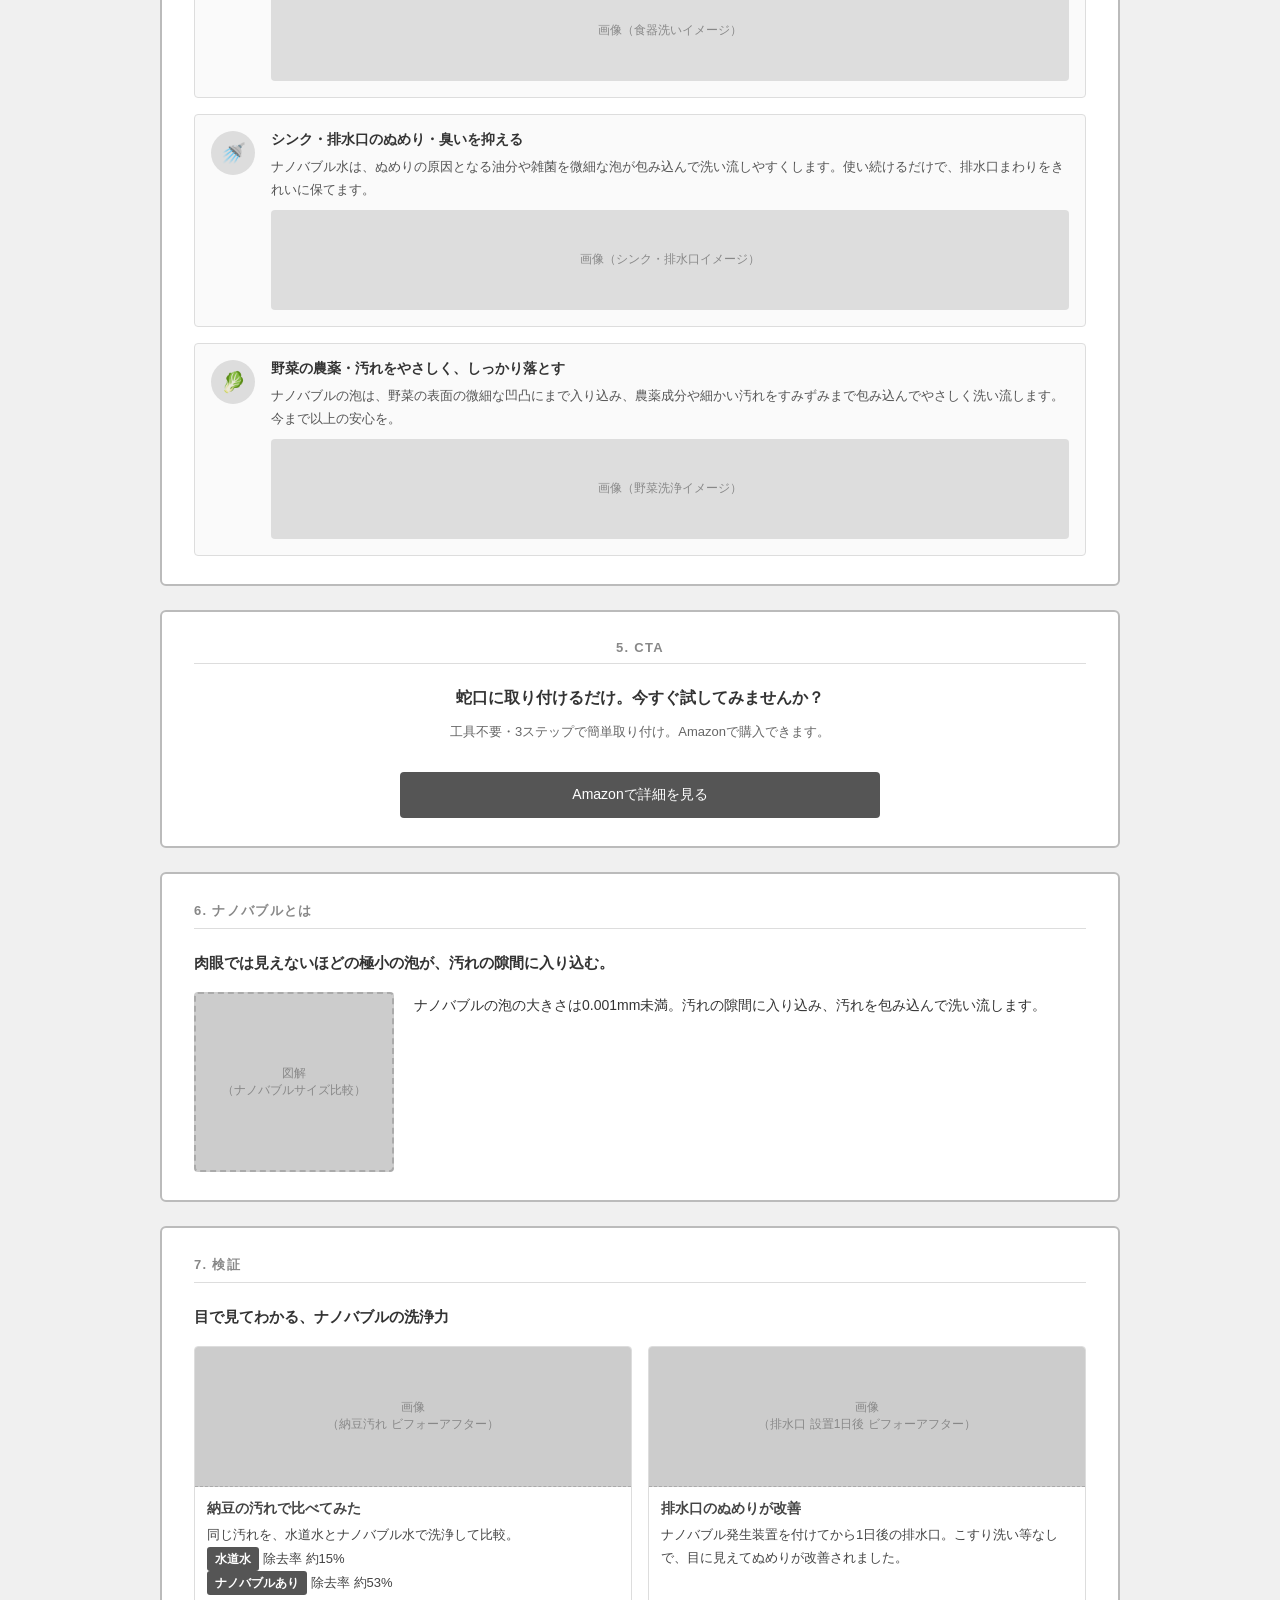
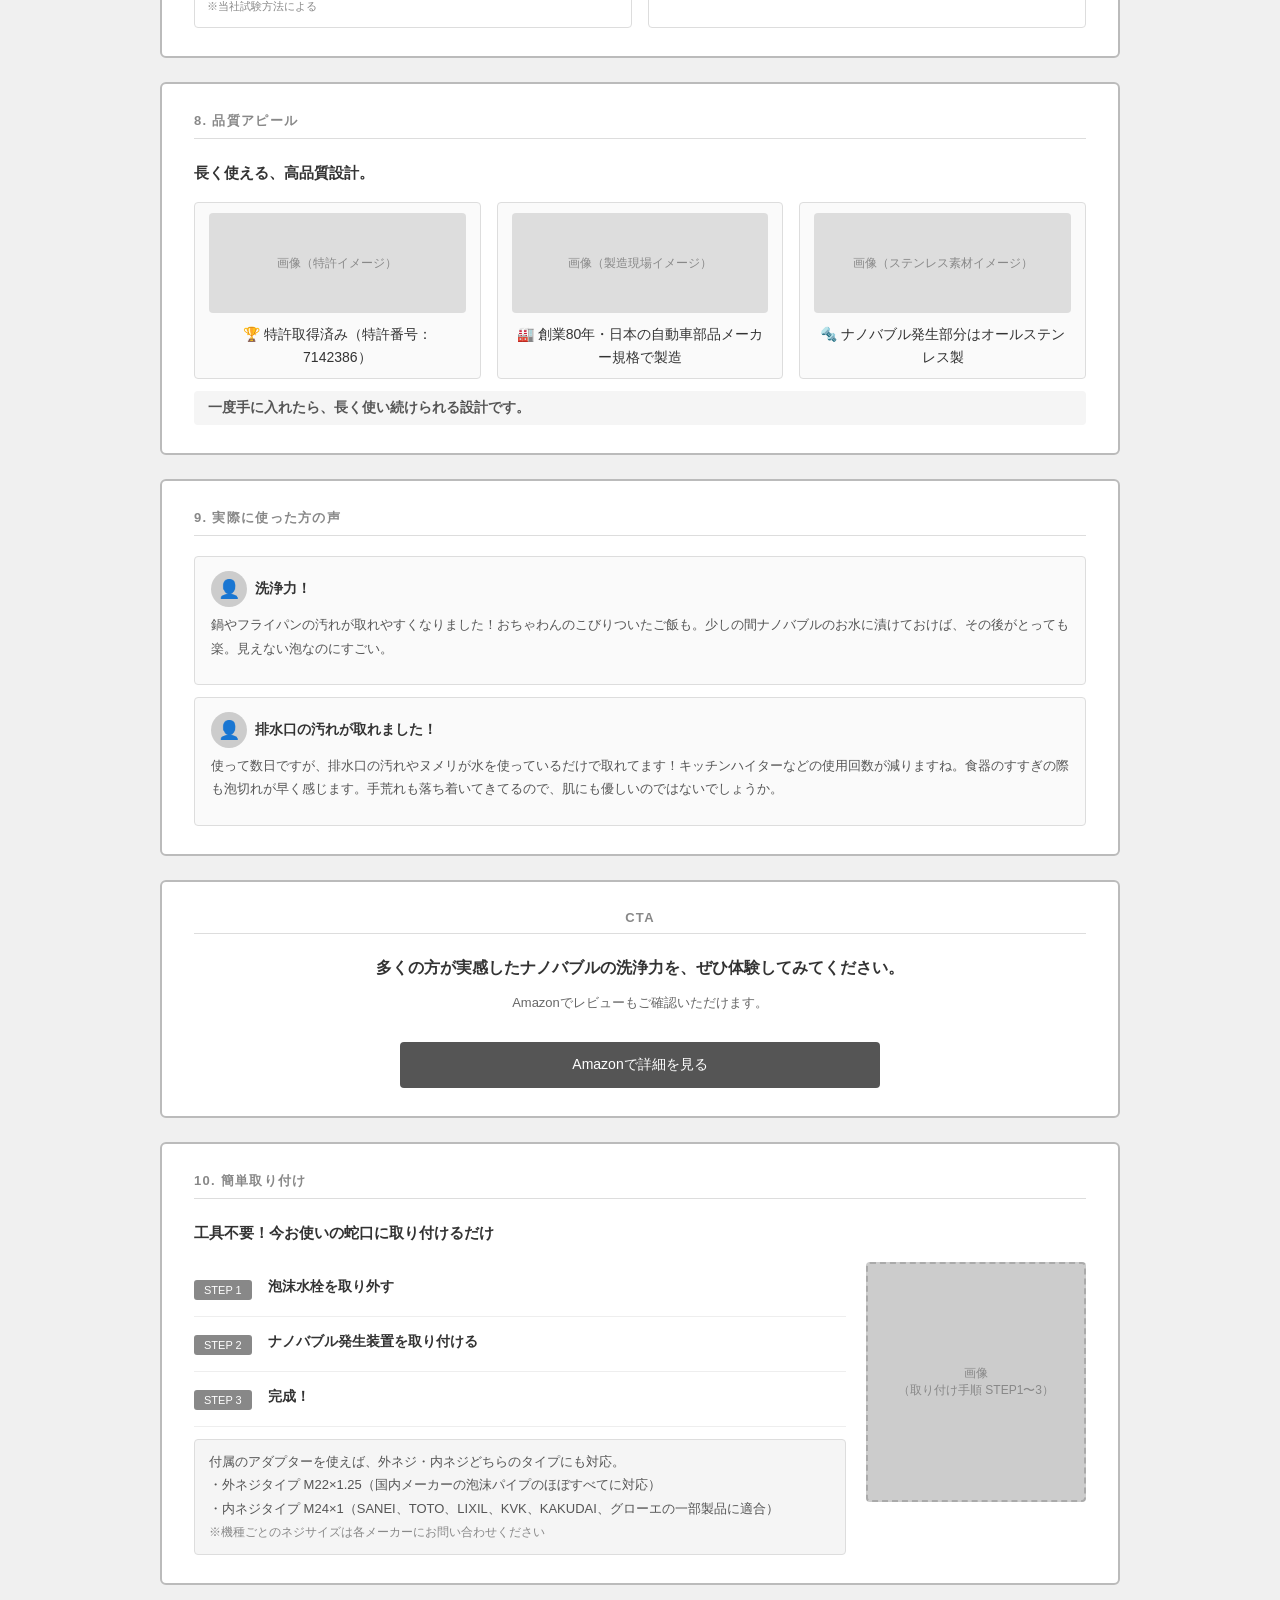
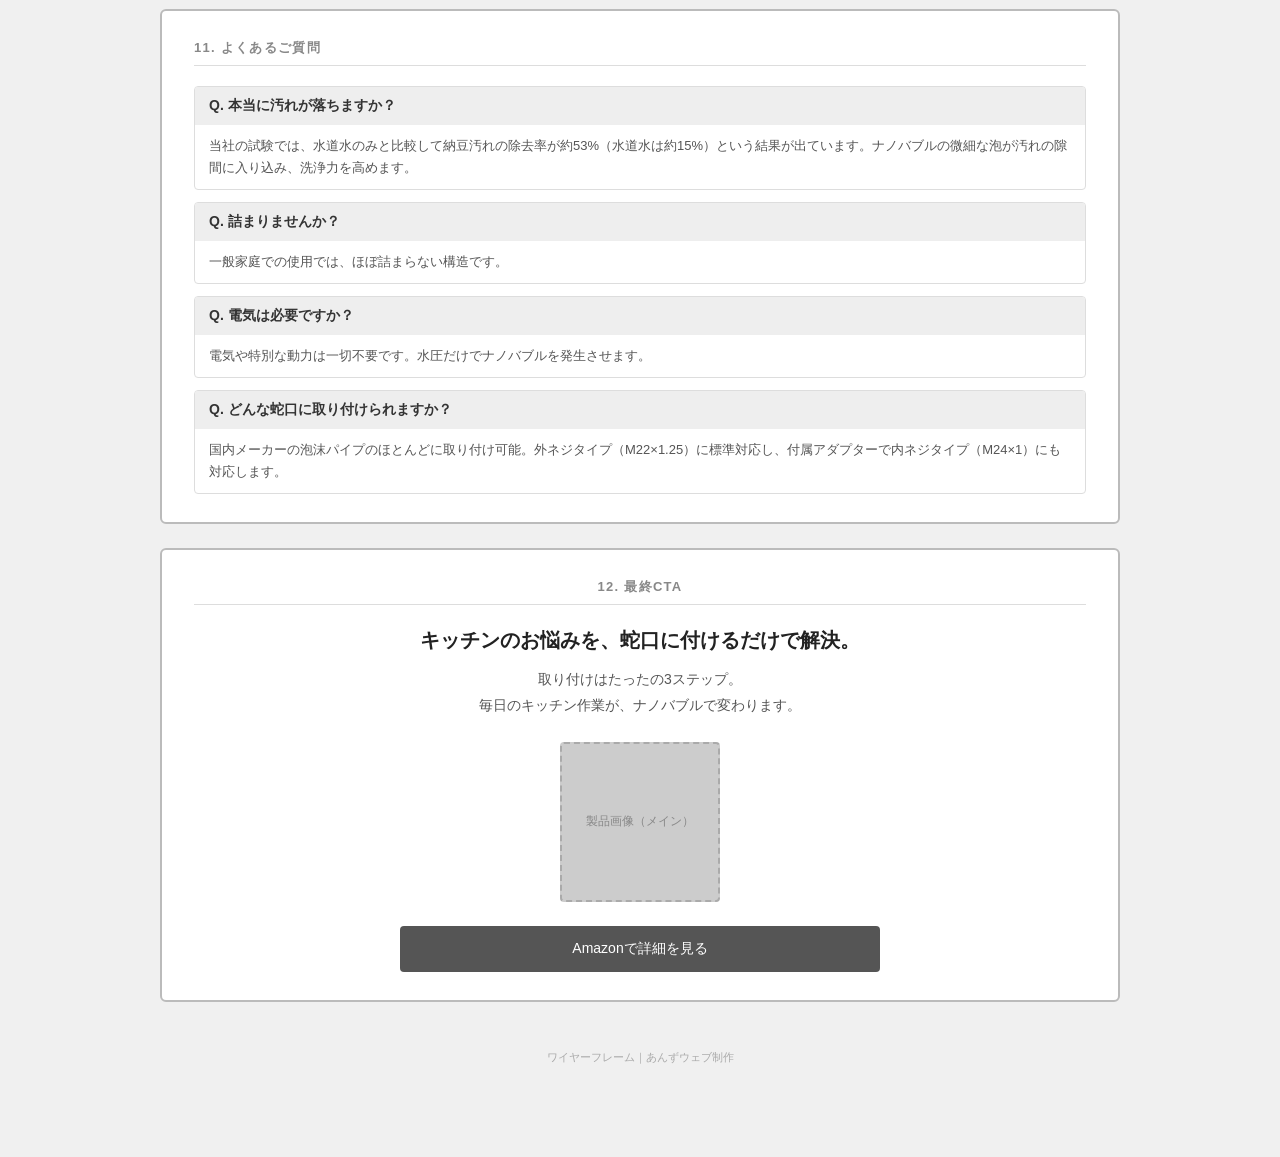
<file: 02_キッチン蛇口/wireframe.html>
<!DOCTYPE html>
<html lang="ja">
<head>
  <meta charset="UTF-8">
  <meta name="viewport" content="width=device-width, initial-scale=1.0">
  <title>ワイヤーフレーム｜AUFB キッチン蛇口用ナノバブル発生装置 LP</title>
  <style>
    * { box-sizing: border-box; margin: 0; padding: 0; }
    body {
      font-family: sans-serif;
      background: #f0f0f0;
      color: #333;
    }

    .section-label {
      display: inline-block;
      background: #555;
      color: #fff;
      font-size: 11px;
      padding: 2px 8px;
      border-radius: 3px;
      margin-bottom: 10px;
      letter-spacing: 0.05em;
    }

    section {
      max-width: 960px;
      margin: 0 auto 24px;
      background: #fff;
      border: 2px solid #bbb;
      border-radius: 6px;
      padding: 28px 32px;
    }

    section > h2 {
      font-size: 13px;
      color: #888;
      text-transform: uppercase;
      letter-spacing: 0.1em;
      border-bottom: 1px solid #ddd;
      padding-bottom: 8px;
      margin-bottom: 20px;
    }

    p { font-size: 14px; line-height: 1.8; margin-bottom: 10px; }
    ul { padding-left: 18px; margin-bottom: 10px; }
    li { font-size: 14px; line-height: 2; }

    .page-wrapper { padding: 32px 16px; }

    .page-title {
      text-align: center;
      margin-bottom: 32px;
    }
    .page-title h1 { font-size: 18px; color: #444; }
    .page-title p { font-size: 12px; color: #888; margin-top: 4px; }

    /* ===== 1. ファーストビュー ===== */
    #fv {
      background: #e8e8e8;
      padding: 32px;
    }
    .fv-layout {
      display: flex;
      gap: 24px;
      align-items: center;
    }
    .fv-left {
      flex: 1;
    }
    .fv-right {
      flex: 1;
      display: flex;
      flex-direction: column;
      align-items: center;
      text-align: center;
    }
    #fv .fv-image-placeholder {
      width: 100%;
      height: 160px;
      background: #ccc;
      border: 2px dashed #aaa;
      border-radius: 4px;
      display: flex;
      align-items: center;
      justify-content: center;
      color: #888;
      font-size: 13px;
      margin-bottom: 8px;
    }
    #fv .fv-catch {
      font-size: 26px;
      font-weight: bold;
      color: #222;
      line-height: 1.4;
    }
    #fv .fv-sub {
      font-size: 14px;
      color: #555;
    }
    .fv-worries {
      display: flex;
      gap: 8px;
      flex-wrap: wrap;
      justify-content: center;
    }
    .fv-worry-tag {
      background: #fff;
      border: 1px solid #bbb;
      border-radius: 50%;
      width: 100px;
      height: 100px;
      font-size: 12px;
      color: #555;
      text-align: center;
      line-height: 1.5;
      display: flex;
      align-items: center;
      justify-content: center;
    }

    .btn {
      display: inline-block;
      background: #555;
      color: #fff;
      font-size: 14px;
      padding: 14px 32px;
      border-radius: 4px;
      text-decoration: none;
      margin-top: 8px;
    }

    /* ===== 2. お悩み ===== */
    .worry-list {
      list-style: none;
      padding: 0;
    }
    .worry-list li {
      padding: 10px 14px;
      background: #f5f5f5;
      border-left: 4px solid #bbb;
      margin-bottom: 8px;
      font-size: 14px;
      line-height: 1.6;
    }

    /* ===== 3. ソリューション ===== */
    .solution-box {
      background: #f5f5f5;
      border: 1px solid #ddd;
      border-radius: 4px;
      padding: 16px 20px;
      font-size: 14px;
      line-height: 1.9;
      margin-top: 12px;
    }

    /* ===== 4. 効果説明 ===== */
    .effects {
      display: flex;
      flex-direction: column;
      gap: 16px;
      margin-top: 8px;
    }
    .effect-item {
      display: flex;
      gap: 16px;
      align-items: flex-start;
      padding: 16px;
      border: 1px solid #ddd;
      border-radius: 4px;
      background: #fafafa;
    }
    .effect-icon {
      width: 44px;
      height: 44px;
      background: #ddd;
      border-radius: 50%;
      display: flex;
      align-items: center;
      justify-content: center;
      font-size: 20px;
      flex-shrink: 0;
    }
    .effect-body h3 { font-size: 14px; font-weight: bold; margin-bottom: 6px; }
    .effect-body p { font-size: 13px; color: #555; margin: 0; }

    /* ===== 5. ナノバブルとは ===== */
    .nano-layout {
      display: flex;
      gap: 20px;
      align-items: flex-start;
      margin-top: 8px;
    }
    .nano-image-placeholder {
      width: 200px;
      min-width: 200px;
      height: 180px;
      background: #ccc;
      border: 2px dashed #aaa;
      border-radius: 4px;
      display: flex;
      align-items: center;
      justify-content: center;
      color: #888;
      font-size: 12px;
      text-align: center;
    }
    .nano-text { flex: 1; font-size: 14px; line-height: 1.9; }
    .size-table {
      width: 100%;
      border-collapse: collapse;
      margin-top: 12px;
      font-size: 13px;
    }
    .size-table th {
      background: #e8e8e8;
      padding: 6px 12px;
      text-align: left;
      border: 1px solid #ccc;
    }
    .size-table td {
      padding: 6px 12px;
      border: 1px solid #ccc;
    }

    /* ===== 6. 検証 ===== */
    .verify-grid {
      display: flex;
      gap: 16px;
      margin-top: 8px;
    }
    .verify-item {
      flex: 1;
      border: 1px solid #ddd;
      border-radius: 4px;
      overflow: hidden;
    }
    .verify-img-placeholder {
      height: 140px;
      background: #ccc;
      border-bottom: 1px dashed #aaa;
      display: flex;
      align-items: center;
      justify-content: center;
      color: #888;
      font-size: 12px;
      text-align: center;
      padding: 8px;
    }
    .verify-caption {
      padding: 10px 12px;
      font-size: 13px;
      line-height: 1.7;
      color: #444;
    }
    .verify-caption strong { display: block; font-size: 14px; margin-bottom: 4px; }
    .data-badge {
      display: inline-block;
      background: #555;
      color: #fff;
      font-size: 12px;
      font-weight: bold;
      padding: 2px 8px;
      border-radius: 3px;
      margin-right: 4px;
    }

    /* ===== 7. 品質アピール ===== */
    .quality-layout {
      display: flex;
      gap: 20px;
      align-items: flex-start;
      margin-top: 8px;
    }
    .quality-list {
      flex: 1;
      display: flex;
      flex-direction: column;
      gap: 10px;
    }
    .quality-item {
      padding: 10px 14px;
      border: 1px solid #ddd;
      border-radius: 4px;
      background: #fafafa;
      font-size: 14px;
      line-height: 1.6;
    }
    .quality-item strong { display: block; font-size: 13px; color: #888; font-weight: normal; }
    .quality-img-placeholder {
      width: 180px;
      min-width: 180px;
      height: 200px;
      background: #ccc;
      border: 2px dashed #aaa;
      border-radius: 4px;
      display: flex;
      align-items: center;
      justify-content: center;
      color: #888;
      font-size: 12px;
      text-align: center;
    }
    .quality-tagline {
      margin-top: 12px;
      font-size: 14px;
      font-weight: bold;
      color: #555;
      padding: 8px 14px;
      background: #f5f5f5;
      border-radius: 4px;
    }

    /* ===== 8. 簡単取り付け ===== */
    .install-layout {
      display: flex;
      gap: 20px;
      align-items: flex-start;
      margin-top: 8px;
    }
    .steps {
      flex: 1;
      display: flex;
      flex-direction: column;
      gap: 0;
    }
    .step-item {
      display: flex;
      gap: 16px;
      align-items: flex-start;
      padding: 16px 0;
      border-bottom: 1px solid #eee;
    }
    .step-item:last-child { border-bottom: none; }
    .step-badge {
      background: #888;
      color: #fff;
      font-size: 11px;
      padding: 4px 10px;
      border-radius: 3px;
      white-space: nowrap;
      flex-shrink: 0;
      margin-top: 2px;
    }
    .step-body h3 { font-size: 14px; margin-bottom: 4px; }
    .step-body p { font-size: 13px; color: #555; margin: 0; }
    .install-img-placeholder {
      width: 220px;
      min-width: 220px;
      height: 240px;
      background: #ccc;
      border: 2px dashed #aaa;
      border-radius: 4px;
      display: flex;
      align-items: center;
      justify-content: center;
      color: #888;
      font-size: 12px;
      text-align: center;
      padding: 8px;
    }
    .screw-note {
      margin-top: 12px;
      padding: 10px 14px;
      background: #f5f5f5;
      border: 1px solid #ddd;
      border-radius: 4px;
      font-size: 13px;
      color: #555;
      line-height: 1.8;
    }

    /* ===== 9. レビュー ===== */
    .review-summary {
      text-align: center;
      margin-bottom: 20px;
    }
    .review-stars {
      font-size: 24px;
      color: #e8a000;
      letter-spacing: 2px;
    }
    .review-score {
      font-size: 20px;
      font-weight: bold;
      margin: 4px 0;
    }
    .review-count {
      font-size: 13px;
      color: #888;
    }
    .review-list {
      display: flex;
      flex-direction: column;
      gap: 12px;
    }
    .review-item {
      border: 1px solid #ddd;
      border-radius: 4px;
      padding: 14px 16px;
      background: #fafafa;
    }
    .review-item-header {
      display: flex;
      align-items: center;
      gap: 8px;
      margin-bottom: 6px;
    }
    .review-item-stars { color: #e8a000; font-size: 14px; }
    .review-item-title { font-weight: bold; font-size: 14px; }
    .review-item-name { font-size: 12px; color: #888; margin-left: auto; }
    .review-item-body { font-size: 13px; color: #555; line-height: 1.8; }

    /* ===== 10. FAQ ===== */
    .faq-list {
      display: flex;
      flex-direction: column;
      gap: 12px;
    }
    .faq-item {
      border: 1px solid #ddd;
      border-radius: 4px;
      overflow: hidden;
    }
    .faq-q {
      background: #eee;
      padding: 10px 14px;
      font-size: 14px;
      font-weight: bold;
    }
    .faq-a {
      padding: 10px 14px;
      font-size: 13px;
      color: #555;
      line-height: 1.7;
    }

    /* ===== 10. 最終CTA ===== */
    #final-cta {
      text-align: center;
    }
    #final-cta .closing-copy {
      font-size: 20px;
      font-weight: bold;
      color: #222;
      line-height: 1.5;
      margin-bottom: 12px;
    }
    #final-cta .closing-sub {
      font-size: 14px;
      color: #555;
      margin-bottom: 24px;
    }

    footer {
      text-align: center;
      font-size: 11px;
      color: #aaa;
      padding: 24px 0 60px;
    }

    /* ===== 共通レイアウト ===== */
    .img-text-row {
      display: flex;
      gap: 20px;
      align-items: flex-start;
    }
    .img-placeholder-left {
      width: 200px;
      min-width: 200px;
      height: 180px;
      background: #ccc;
      border: 2px dashed #aaa;
      border-radius: 4px;
      display: flex;
      align-items: center;
      justify-content: center;
      color: #888;
      font-size: 12px;
      text-align: center;
      padding: 8px;
    }
    .img-placeholder-right {
      width: 200px;
      min-width: 200px;
      height: 180px;
      background: #ddd;
      border: 2px dashed #aaa;
      border-radius: 4px;
      display: flex;
      align-items: center;
      justify-content: center;
      color: #888;
      font-size: 12px;
      text-align: center;
      padding: 8px;
    }
    .quality-grid {
      display: flex;
      gap: 16px;
    }

    /* ===== レスポンシブ ===== */
    @media (max-width: 600px) {
      .page-wrapper { padding: 16px 12px; }
      section { padding: 20px 16px; }
      #fv { padding: 20px 16px; }
      #fv .fv-catch { font-size: 20px; }
      .fv-layout { flex-direction: column; }
      .fv-right { width: 100%; }
      .fv-worries { gap: 6px; }
      .fv-worry-tag { width: 88px; height: 88px; font-size: 11px; }
      .img-text-row { flex-direction: column; }
      .img-text-row-reverse { flex-direction: column-reverse; }
      .img-placeholder-left, .img-placeholder-right {
        width: 100%;
        min-width: unset;
        height: 140px;
      }
      .nano-layout, .quality-layout, .install-layout { flex-direction: column; }
      .nano-image-placeholder, .quality-img-placeholder, .install-img-placeholder {
        width: 100%;
        min-width: unset;
      }
      .quality-grid { flex-direction: column; }
      .quality-item { flex: none !important; }
      .verify-grid { flex-direction: column; }
      .btn { display: block; text-align: center; padding: 14px 16px; }
      .review-item-name { display: none; }
    }
  </style>
</head>
<body>
  <div class="page-wrapper">

    <div class="page-title">
      <h1>ワイヤーフレーム｜AUFB様 キッチン蛇口用ナノバブル発生装置 LP</h1>
    </div>

    <!-- 1. ファーストビュー -->
    <section>
      <h2>1. ファーストビュー</h2>
      <div id="fv">
        <div class="fv-layout">
          <!-- 左：メインビジュアル -->
          <div class="fv-left">
            <p style="font-size:12px;color:#888;letter-spacing:0.05em;margin-bottom:8px;text-align:center;">キッチン蛇口用ナノバブル発生装置</p>
            <div class="fv-image-placeholder">メインビジュアル<br>（キッチン使用シーン写真 / 製品画像）</div>
          </div>
          <!-- 右：テキスト・アピール・CTA -->
          <div class="fv-right">
            <div style="background:#fffbe6;border:2px solid #aaa;border-radius:4px;padding:10px 16px;text-align:center;margin-bottom:16px;">
              <span style="font-size:18px;font-weight:bold;color:#222;">ナノバブルの力で、<br>毎日のキッチン作業をもっとラクに。</span>
            </div>
            <div class="fv-worries" style="margin-bottom:16px;">
              <span class="fv-worry-tag">食器洗いに</span>
              <span class="fv-worry-tag">排水口のぬめり・<br>臭いに</span>
              <span class="fv-worry-tag">野菜の農薬や<br>汚れに</span>
            </div>
            <a href="#" class="btn" style="display:block;width:100%;text-align:center;">Amazonで詳細を見る</a>
          </div>
        </div>
      </div>
    </section>

    <!-- 2. お悩みセクション -->
    <section>
      <h2>2. お悩みセクション</h2>
      <p>こんなキッチンのお悩み、ありませんか？</p>
      <ul class="worry-list">
        <li>毎日の食器洗いが大変</li>
        <li>シンクや排水溝がすぐ汚れる・臭いが気になる</li>
        <li>野菜の農薬や汚れが落ちているか不安</li>
      </ul>
    </section>

    <!-- 3. ソリューション紹介 -->
    <section>
      <h2>3. ソリューション紹介</h2>
      <p style="font-weight:bold;font-size:16px;margin-bottom:12px;">ナノバブルが、キッチンのお悩みをまとめて解決します。</p>
      <div class="img-text-row">
        <div class="img-placeholder-left">製品画像<br>（キッチン蛇口取り付けイメージ）</div>
        <div class="solution-box" style="flex:1;margin-top:0;">
          ナノバブル発生装置をキッチン蛇口に取り付けるだけ。<br>
          今まで通り水を使うだけで、<strong>最大１億３千万個のナノバブル</strong>が汚れの奥まで入り込み、洗浄力をぐっと高めます。
        </div>
      </div>
      <div class="img-text-row img-text-row-reverse" style="margin-top:16px;">
        <div class="solution-box" style="flex:1;margin-top:0;">
          食器洗い・食材洗浄・シンク掃除に、1台で対応。<br>
          45°首振り機能と、ストレート／シャワーの切り替えで、あらゆるシーンで活躍。キッチン作業をもっとスムーズに。
        </div>
        <div class="img-placeholder-right">画像（首振り・切り替えイメージ）</div>
      </div>
    </section>

    <!-- 4. 効果説明 -->
    <section>
      <h2>4. 効果説明</h2>
      <div class="effects">
        <div class="effect-item">
          <div class="effect-icon">🍽️</div>
          <div class="effect-body">
            <h3>洗剤を減らしても、食器がスッキリきれいに</h3>
            <p>ナノバブル水の高い洗浄力で、軽い汚れなら洗剤の量を減らしてもすっきり落とせます。洗剤の使いすぎによる手荒れ対策にも効果が期待できます。</p>
            <div style="margin-top:8px;height:100px;background:#ddd;border-radius:4px;display:flex;align-items:center;justify-content:center;color:#888;font-size:12px;">画像（食器洗いイメージ）</div>
          </div>
        </div>
        <div class="effect-item">
          <div class="effect-icon">🚿</div>
          <div class="effect-body">
            <h3>シンク・排水口のぬめり・臭いを抑える</h3>
            <p>ナノバブル水は、ぬめりの原因となる油分や雑菌を微細な泡が包み込んで洗い流しやすくします。使い続けるだけで、排水口まわりをきれいに保てます。</p>
            <div style="margin-top:8px;height:100px;background:#ddd;border-radius:4px;display:flex;align-items:center;justify-content:center;color:#888;font-size:12px;">画像（シンク・排水口イメージ）</div>
          </div>
        </div>
        <div class="effect-item">
          <div class="effect-icon">🥬</div>
          <div class="effect-body">
            <h3>野菜の農薬・汚れをやさしく、しっかり落とす</h3>
            <p>ナノバブルの泡は、野菜の表面の微細な凹凸にまで入り込み、農薬成分や細かい汚れをすみずみまで包み込んでやさしく洗い流します。今まで以上の安心を。</p>
            <div style="margin-top:8px;height:100px;background:#ddd;border-radius:4px;display:flex;align-items:center;justify-content:center;color:#888;font-size:12px;">画像（野菜洗浄イメージ）</div>
          </div>
        </div>
      </div>
    </section>

    <!-- 5. CTA -->
    <section style="text-align:center;">
      <h2>5. CTA</h2>
      <p style="font-size:16px;font-weight:bold;margin-bottom:8px;">蛇口に取り付けるだけ。今すぐ試してみませんか？</p>
      <p style="font-size:13px;color:#666;margin-bottom:20px;">工具不要・3ステップで簡単取り付け。Amazonで購入できます。</p>
      <a href="#" class="btn" style="display:inline-block;width:100%;max-width:480px;text-align:center;">Amazonで詳細を見る</a>
    </section>

    <!-- 6. ナノバブルとは -->
    <section>
      <h2>6. ナノバブルとは</h2>
      <p style="font-weight:bold;font-size:15px;margin-bottom:16px;">肉眼では見えないほどの極小の泡が、汚れの隙間に入り込む。</p>
      <div class="nano-layout">
        <div class="nano-image-placeholder">図解<br>（ナノバブルサイズ比較）</div>
        <div class="nano-text">
          ナノバブルの泡の大きさは0.001mm未満。汚れの隙間に入り込み、汚れを包み込んで洗い流します。
        </div>
      </div>
    </section>

    <!-- 5. 検証 -->
    <section>
      <h2>7. 検証</h2>
      <p style="font-weight:bold;font-size:15px;margin-bottom:16px;">目で見てわかる、ナノバブルの洗浄力</p>
      <div class="verify-grid">
        <div class="verify-item">
          <div class="verify-img-placeholder">画像<br>（納豆汚れ ビフォーアフター）</div>
          <div class="verify-caption">
            <strong>納豆の汚れで比べてみた</strong>
            同じ汚れを、水道水とナノバブル水で洗浄して比較。<br>
            <span class="data-badge">水道水</span>除去率 約15%<br>
            <span class="data-badge">ナノバブルあり</span>除去率 約53%<br>
            <span style="font-size:11px;color:#888;">※当社試験方法による</span>
          </div>
        </div>
        <div class="verify-item">
          <div class="verify-img-placeholder">画像<br>（排水口 設置1日後 ビフォーアフター）</div>
          <div class="verify-caption">
            <strong>排水口のぬめりが改善</strong>
            ナノバブル発生装置を付けてから1日後の排水口。こすり洗い等なしで、目に見えてぬめりが改善されました。
          </div>
        </div>
      </div>
    </section>

    <!-- 8. 品質アピール -->
    <section>
      <h2>8. 品質アピール</h2>
      <p style="font-weight:bold;font-size:15px;margin-bottom:16px;">長く使える、高品質設計。</p>
      <div class="quality-grid">
        <div class="quality-item" style="flex:1;display:flex;flex-direction:column;align-items:center;text-align:center;">
          <div style="width:100%;height:100px;background:#ddd;border-radius:4px;display:flex;align-items:center;justify-content:center;color:#888;font-size:12px;margin-bottom:10px;">画像（特許イメージ）</div>
          🏆 特許取得済み（特許番号：7142386）
        </div>
        <div class="quality-item" style="flex:1;display:flex;flex-direction:column;align-items:center;text-align:center;">
          <div style="width:100%;height:100px;background:#ddd;border-radius:4px;display:flex;align-items:center;justify-content:center;color:#888;font-size:12px;margin-bottom:10px;">画像（製造現場イメージ）</div>
          🏭 創業80年・日本の自動車部品メーカー規格で製造
        </div>
        <div class="quality-item" style="flex:1;display:flex;flex-direction:column;align-items:center;text-align:center;">
          <div style="width:100%;height:100px;background:#ddd;border-radius:4px;display:flex;align-items:center;justify-content:center;color:#888;font-size:12px;margin-bottom:10px;">画像（ステンレス素材イメージ）</div>
          🔩 ナノバブル発生部分はオールステンレス製
        </div>
      </div>
      <div class="quality-tagline">一度手に入れたら、長く使い続けられる設計です。</div>
    </section>

    <!-- 9. レビュー -->
    <section>
      <h2>9. 実際に使った方の声</h2>
      <div class="review-list">
        <div class="review-item">
          <div class="review-item-header">
            <div style="width:36px;height:36px;background:#ccc;border-radius:50%;display:flex;align-items:center;justify-content:center;font-size:18px;flex-shrink:0;">👤</div>
            <span class="review-item-title">洗浄力！</span>
          </div>
          <p class="review-item-body">鍋やフライパンの汚れが取れやすくなりました！おちゃわんのこびりついたご飯も。少しの間ナノバブルのお水に漬けておけば、その後がとっても楽。見えない泡なのにすごい。</p>
        </div>
        <div class="review-item">
          <div class="review-item-header">
            <div style="width:36px;height:36px;background:#ccc;border-radius:50%;display:flex;align-items:center;justify-content:center;font-size:18px;flex-shrink:0;">👤</div>
            <span class="review-item-title">排水口の汚れが取れました！</span>
          </div>
          <p class="review-item-body">使って数日ですが、排水口の汚れやヌメリが水を使っているだけで取れてます！キッチンハイターなどの使用回数が減りますね。食器のすすぎの際も泡切れが早く感じます。手荒れも落ち着いてきてるので、肌にも優しいのではないでしょうか。</p>
        </div>
      </div>
    </section>

    <!-- CTA -->
    <section style="text-align:center;">
      <h2>CTA</h2>
      <p style="font-size:16px;font-weight:bold;margin-bottom:8px;">多くの方が実感したナノバブルの洗浄力を、ぜひ体験してみてください。</p>
      <p style="font-size:13px;color:#666;margin-bottom:20px;">Amazonでレビューもご確認いただけます。</p>
      <a href="#" class="btn" style="display:inline-block;width:100%;max-width:480px;text-align:center;">Amazonで詳細を見る</a>
    </section>

    <!-- 7. 簡単取り付け -->
    <section>
      <h2>10. 簡単取り付け</h2>
      <p style="font-weight:bold;font-size:15px;margin-bottom:16px;">工具不要！今お使いの蛇口に取り付けるだけ</p>
      <div class="install-layout">
        <div class="steps">
          <div class="step-item">
            <div class="step-badge">STEP 1</div>
            <div class="step-body">
              <h3>泡沫水栓を取り外す</h3>
            </div>
          </div>
          <div class="step-item">
            <div class="step-badge">STEP 2</div>
            <div class="step-body">
              <h3>ナノバブル発生装置を取り付ける</h3>
            </div>
          </div>
          <div class="step-item">
            <div class="step-badge">STEP 3</div>
            <div class="step-body">
              <h3>完成！</h3>
            </div>
          </div>
          <div class="screw-note">
            付属のアダプターを使えば、外ネジ・内ネジどちらのタイプにも対応。<br>
            ・外ネジタイプ M22×1.25（国内メーカーの泡沫パイプのほぼすべてに対応）<br>
            ・内ネジタイプ M24×1（SANEI、TOTO、LIXIL、KVK、KAKUDAI、グローエの一部製品に適合）<br>
            <span style="font-size:12px;color:#888;">※機種ごとのネジサイズは各メーカーにお問い合わせください</span>
          </div>
        </div>
        <div class="install-img-placeholder">画像<br>（取り付け手順 STEP1〜3）</div>
      </div>
    </section>

    <!-- 10. FAQ -->
    <section>
      <h2>11. よくあるご質問</h2>
      <div class="faq-list">
        <div class="faq-item">
          <div class="faq-q">Q. 本当に汚れが落ちますか？</div>
          <div class="faq-a">当社の試験では、水道水のみと比較して納豆汚れの除去率が約53%（水道水は約15%）という結果が出ています。ナノバブルの微細な泡が汚れの隙間に入り込み、洗浄力を高めます。</div>
        </div>
        <div class="faq-item">
          <div class="faq-q">Q. 詰まりませんか？</div>
          <div class="faq-a">一般家庭での使用では、ほぼ詰まらない構造です。</div>
        </div>
        <div class="faq-item">
          <div class="faq-q">Q. 電気は必要ですか？</div>
          <div class="faq-a">電気や特別な動力は一切不要です。水圧だけでナノバブルを発生させます。</div>
        </div>
        <div class="faq-item">
          <div class="faq-q">Q. どんな蛇口に取り付けられますか？</div>
          <div class="faq-a">国内メーカーの泡沫パイプのほとんどに取り付け可能。外ネジタイプ（M22×1.25）に標準対応し、付属アダプターで内ネジタイプ（M24×1）にも対応します。</div>
        </div>
      </div>
    </section>

    <!-- 9. 最終CTA -->
    <section id="final-cta">
      <h2>12. 最終CTA</h2>
      <p class="closing-copy">キッチンのお悩みを、蛇口に付けるだけで解決。</p>
      <p class="closing-sub">取り付けはたったの3ステップ。<br>毎日のキッチン作業が、ナノバブルで変わります。</p>
      <div style="width:160px;height:160px;background:#ccc;border:2px dashed #aaa;border-radius:4px;display:flex;align-items:center;justify-content:center;color:#888;font-size:12px;margin:0 auto 24px;">製品画像（メイン）</div>
      <a href="#" class="btn" style="display:block;max-width:480px;margin:0 auto;text-align:center;">Amazonで詳細を見る</a>
    </section>

    <footer>
      ワイヤーフレーム｜あんずウェブ制作
    </footer>

  </div>

</body>
</html>
</file>
<file: 00_サイト制作/about/style.css>
/* ==============================
   Base
============================== */
*, *::before, *::after {
  box-sizing: border-box;
  margin: 0;
  padding: 0;
}

html {
  font-size: 16px;
  scroll-behavior: smooth;
}

body {
  font-family: "Noto Sans JP", -apple-system, BlinkMacSystemFont, "Hiragino Sans", "Hiragino Kaku Gothic ProN", Meiryo, sans-serif;
  color: #1a2b4a;
  line-height: 1.8;
  background: #fff;
  -webkit-font-smoothing: antialiased;
}

img {
  max-width: 100%;
  height: auto;
  display: block;
}

.pc-only { display: none; }
@media (min-width: 768px) {
  .pc-only { display: inline; }
  .sp-only { display: none; }
}


/* ==============================
   FV
============================== */
.fv {
  position: relative;
  padding: 80px 24px 90px;
  background: linear-gradient(180deg, #f7f9fc 0%, #eaf0f8 100%);
  overflow: hidden;
  text-align: center;
}

.fv-bg {
  position: absolute;
  inset: 0;
  background-image: url("images/fv-water-ripple-bg.jpeg");
  background-size: cover;
  background-position: center;
  opacity: 0.6;
  mix-blend-mode: multiply;
  pointer-events: none;
}

.fv-inner {
  position: relative;
  max-width: 720px;
  margin: 0 auto;
  z-index: 1;
}

.fv-logo {
  width: 140px;
  margin: 0 auto 28px;
}

.fv-tagline {
  font-family: "Noto Serif JP", serif;
  font-size: 1.5rem;
  font-weight: 500;
  color: #1a2b4a;
  letter-spacing: 0.06em;
  line-height: 1.6;
  margin-bottom: 16px;
}

.fv-lead {
  font-size: 0.88rem;
  color: #4a5a7a;
  line-height: 2;
  letter-spacing: 0.04em;
  max-width: 560px;
  margin: 0 auto;
  text-align: left;
}

@media (min-width: 768px) {
  .fv {
    padding: 140px 32px 150px;
  }
  .fv-logo {
    width: 200px;
    margin-bottom: 40px;
  }
  .fv-tagline {
    font-size: 2.4rem;
    margin-bottom: 24px;
  }
  .fv-lead {
    font-size: 1rem;
    text-align: center;
  }
}


/* ==============================
   Section 共通
============================== */
.section {
  padding: 72px 24px;
}

.section:nth-child(even) {
  background: #f7f9fc;
}

.section-inner {
  max-width: 720px;
  margin: 0 auto;
}

.section-head {
  text-align: center;
  margin-bottom: 40px;
}

.section-label {
  display: inline-block;
  font-family: "Noto Serif JP", serif;
  font-size: 0.8rem;
  font-weight: 500;
  color: #c9a84c;
  letter-spacing: 0.3em;
  text-transform: uppercase;
  margin-bottom: 12px;
  position: relative;
  padding: 0 24px;
}

.section-label::before,
.section-label::after {
  content: "";
  position: absolute;
  top: 50%;
  width: 16px;
  height: 1px;
  background: #c9a84c;
}

.section-label::before { left: 0; }
.section-label::after { right: 0; }

.section-title {
  font-family: "Noto Serif JP", serif;
  font-size: 1.5rem;
  font-weight: 600;
  color: #1a2b4a;
  letter-spacing: 0.04em;
}

.section-body p {
  font-size: 0.95rem;
  line-height: 2;
  color: #2a3a5a;
  margin-bottom: 1.2em;
}

.section-body p:last-child {
  margin-bottom: 0;
}

.section-body .lead {
  font-family: "Noto Serif JP", serif;
  font-size: 1.05rem;
  font-weight: 500;
  color: #1a2b4a;
  text-align: center;
  line-height: 1.9;
  margin-bottom: 1.8em;
}

.section-body strong {
  color: #1a2b4a;
  font-weight: 700;
}

@media (min-width: 768px) {
  .section {
    padding: 110px 32px;
  }
  .section-head {
    margin-bottom: 56px;
  }
  .section-title {
    font-size: 2rem;
  }
  .section-body p {
    font-size: 1rem;
  }
  .section-body .lead {
    font-size: 1.3rem;
  }
}


/* ==============================
   会社概要テーブル
============================== */
.company-table {
  border-top: 1px solid #d5dfee;
}

.company-row {
  display: block;
  border-bottom: 1px solid #d5dfee;
  padding: 18px 0;
}

.company-row dt {
  font-weight: 700;
  color: #1a2b4a;
  font-size: 0.88rem;
  letter-spacing: 0.04em;
  margin-bottom: 6px;
}

.company-row dd {
  color: #2a3a5a;
  font-size: 0.95rem;
  line-height: 1.7;
  word-break: break-all;
}

.company-row dd a {
  color: #1a2b4a;
  text-decoration: underline;
  text-underline-offset: 3px;
  transition: color 0.2s;
}

.company-row dd a:hover {
  color: #c9a84c;
}

@media (min-width: 768px) {
  .company-row {
    display: flex;
    align-items: baseline;
    padding: 22px 8px;
  }
  .company-row dt {
    flex: 0 0 180px;
    font-size: 0.95rem;
    margin-bottom: 0;
  }
  .company-row dd {
    flex: 1;
    font-size: 1rem;
  }
}
</file>
<file: 00_サイト制作/dealer/style.css>
/* ==============================
   Base
============================== */
*, *::before, *::after {
  box-sizing: border-box;
  margin: 0;
  padding: 0;
}

html {
  font-size: 16px;
  scroll-behavior: smooth;
}

body {
  font-family: "Noto Sans JP", -apple-system, BlinkMacSystemFont, "Hiragino Sans", "Hiragino Kaku Gothic ProN", Meiryo, sans-serif;
  color: #1a2b4a;
  line-height: 1.8;
  background: #fff;
  -webkit-font-smoothing: antialiased;
}

img {
  max-width: 100%;
  height: auto;
  display: block;
}

a {
  text-decoration: none;
  color: inherit;
}


/* ==============================
   FV
============================== */
.fv {
  position: relative;
  padding: 80px 24px 90px;
  background: linear-gradient(180deg, #f7f9fc 0%, #eaf0f8 100%);
  overflow: hidden;
  text-align: center;
}

.fv-bg {
  position: absolute;
  inset: 0;
  background-image: url("images/fv-white-circles-bg.jpg");
  background-size: cover;
  background-position: center;
  opacity: 1;
  pointer-events: none;
}

.fv-inner {
  position: relative;
  max-width: 720px;
  margin: 0 auto;
  z-index: 1;
}

.fv-pagetitle {
  font-size: 0.8rem;
  font-weight: 500;
  color: #4a5a7a;
  letter-spacing: 0.2em;
  margin-bottom: 20px;
  position: relative;
  display: inline-block;
  padding-bottom: 12px;
}

.fv-pagetitle::after {
  content: "";
  position: absolute;
  bottom: 0;
  left: 50%;
  transform: translateX(-50%);
  width: 32px;
  height: 1px;
  background: #c9a84c;
}

.fv-tagline {
  font-family: "Noto Serif JP", serif;
  font-size: 1.6rem;
  font-weight: 500;
  color: #1a2b4a;
  letter-spacing: 0.06em;
  line-height: 1.6;
  margin-bottom: 28px;
}

.fv-lead {
  font-size: 0.88rem;
  color: #4a5a7a;
  line-height: 2;
  letter-spacing: 0.04em;
  max-width: 560px;
  margin: 0 auto;
  text-align: left;
}

@media (min-width: 768px) {
  .fv {
    padding: 120px 32px 130px;
  }
  .fv-pagetitle {
    font-size: 0.9rem;
    margin-bottom: 28px;
    padding-bottom: 16px;
  }
  .fv-pagetitle::after {
    width: 40px;
  }
  .fv-tagline {
    font-size: 2.6rem;
    margin-bottom: 36px;
  }
  .fv-lead {
    font-size: 1rem;
    text-align: center;
  }
}


/* ==============================
   Section 共通
============================== */
.section {
  padding: 72px 24px;
}

.section:nth-child(even) {
  background: #f7f9fc;
}

.section-inner {
  max-width: 720px;
  margin: 0 auto;
}

.section-head {
  text-align: center;
  margin-bottom: 40px;
}

.section-label {
  display: inline-block;
  font-family: "Noto Serif JP", serif;
  font-size: 0.8rem;
  font-weight: 500;
  color: #c9a84c;
  letter-spacing: 0.3em;
  text-transform: uppercase;
  margin-bottom: 12px;
  position: relative;
  padding: 0 24px;
}

.section-label::before,
.section-label::after {
  content: "";
  position: absolute;
  top: 50%;
  width: 16px;
  height: 1px;
  background: #c9a84c;
}

.section-label::before { left: 0; }
.section-label::after { right: 0; }

.section-title {
  font-family: "Noto Serif JP", serif;
  font-size: 1.5rem;
  font-weight: 600;
  color: #1a2b4a;
  letter-spacing: 0.04em;
}

@media (min-width: 768px) {
  .section {
    padding: 100px 32px;
  }
  .section-head {
    margin-bottom: 56px;
  }
  .section-title {
    font-size: 2rem;
  }
}


/* ==============================
   募集対象リスト
============================== */
.target-lead {
  text-align: center;
  font-size: 0.95rem;
  color: #2a3a5a;
  line-height: 1.9;
  margin-bottom: 24px;
}

.target-note {
  font-size: 0.82rem;
  color: #7080a0;
  margin-top: 16px;
  line-height: 1.7;
}

@media (min-width: 768px) {
  .target-lead {
    font-size: 1.05rem;
    margin-bottom: 32px;
  }
  .target-note {
    font-size: 0.88rem;
    margin-top: 20px;
    text-align: center;
  }
}

.target-list {
  list-style: none;
  background: #fff;
  border: 1px solid #d5dfee;
  border-radius: 8px;
  padding: 24px 28px;
}

.target-list li {
  position: relative;
  padding: 14px 0 14px 32px;
  font-size: 0.95rem;
  color: #2a3a5a;
  border-bottom: 1px dashed #d5dfee;
  line-height: 1.7;
}

.target-list li:last-child {
  border-bottom: none;
}

.target-list li::before {
  content: "";
  position: absolute;
  left: 0;
  top: 20px;
  width: 18px;
  height: 18px;
  background: #1e3a5f;
  border-radius: 50%;
}

.target-list li::after {
  content: "";
  position: absolute;
  left: 5px;
  top: 25px;
  width: 8px;
  height: 5px;
  border-left: 2px solid #fff;
  border-bottom: 2px solid #fff;
  transform: rotate(-45deg);
}

@media (min-width: 768px) {
  .target-list {
    padding: 32px 40px;
  }
  .target-list li {
    font-size: 1rem;
    padding: 16px 0 16px 36px;
  }
}


/* ==============================
   メリットカード
============================== */
.merit-cards {
  display: grid;
  gap: 20px;
}

.merit-card {
  position: relative;
  background: #fff;
  border: 1px solid #d5dfee;
  border-radius: 8px;
  padding: 28px 24px 24px;
  padding-top: 42px;
}

.merit-num {
  position: absolute;
  top: 16px;
  left: 24px;
  font-family: "Noto Serif JP", serif;
  font-size: 0.9rem;
  font-weight: 600;
  color: #c9a84c;
  letter-spacing: 0.15em;
}

.merit-title {
  font-family: "Noto Serif JP", serif;
  font-size: 1.15rem;
  font-weight: 600;
  color: #1a2b4a;
  margin-bottom: 12px;
  letter-spacing: 0.02em;
}

.merit-text {
  font-size: 0.92rem;
  color: #2a3a5a;
  line-height: 1.9;
}

.merit-note {
  font-size: 0.8rem;
  color: #7080a0;
  margin-top: 10px;
}

@media (min-width: 768px) {
  .merit-cards {
    grid-template-columns: repeat(2, 1fr);
    gap: 24px;
  }
  .merit-card {
    padding: 48px 32px 32px;
  }
  .merit-num {
    top: 20px;
    left: 32px;
    font-size: 1rem;
  }
  .merit-title {
    font-size: 1.25rem;
  }
  .merit-text {
    font-size: 0.95rem;
  }
}


/* ==============================
   FAQ
============================== */
.faq-list {
  display: grid;
  gap: 16px;
}

.faq-item {
  background: #fff;
  border: 1px solid #d5dfee;
  border-radius: 8px;
  padding: 20px 24px;
}

.faq-q,
.faq-a {
  position: relative;
  padding-left: 36px;
  line-height: 1.8;
}

.faq-q {
  font-weight: 600;
  color: #1a2b4a;
  font-size: 0.98rem;
  margin-bottom: 10px;
  padding-bottom: 14px;
  border-bottom: 1px dashed #d5dfee;
}

.faq-a {
  font-size: 0.92rem;
  color: #2a3a5a;
}

.faq-mark {
  position: absolute;
  left: 0;
  top: -2px;
  font-family: "Noto Serif JP", serif;
  font-size: 1.1rem;
  font-weight: 700;
  width: 26px;
  height: 26px;
  border-radius: 50%;
  display: flex;
  align-items: center;
  justify-content: center;
  line-height: 1;
}

.faq-q .faq-mark {
  background: #1e3a5f;
  color: #fff;
}

.faq-a .faq-mark {
  background: #c9a84c;
  color: #fff;
}

@media (min-width: 768px) {
  .faq-item {
    padding: 24px 32px;
  }
  .faq-q {
    font-size: 1.05rem;
  }
  .faq-a {
    font-size: 0.98rem;
  }
}


/* ==============================
   CTA
============================== */
.cta {
  padding: 72px 24px;
  background: linear-gradient(135deg, #1e3a5f 0%, #0f2c5e 100%);
  text-align: center;
}

.cta-inner {
  max-width: 640px;
  margin: 0 auto;
}

.cta-title {
  font-family: "Noto Serif JP", serif;
  font-size: 1.4rem;
  font-weight: 600;
  color: #fff;
  margin-bottom: 16px;
  letter-spacing: 0.04em;
}

.cta-text {
  color: #d4dfee;
  font-size: 0.9rem;
  line-height: 1.9;
  margin-bottom: 32px;
}

.cta-btn {
  display: inline-flex;
  align-items: center;
  gap: 12px;
  background: #fff;
  color: #1e3a5f;
  font-weight: 700;
  font-size: 0.98rem;
  padding: 16px 36px;
  border-radius: 999px;
  transition: transform 0.2s, box-shadow 0.2s;
  box-shadow: 0 4px 12px rgba(0, 0, 0, 0.15);
}

.cta-btn:hover {
  transform: translateY(-2px);
  box-shadow: 0 6px 18px rgba(0, 0, 0, 0.2);
}

.cta-arrow {
  font-size: 1.2rem;
  color: #c9a84c;
}

@media (min-width: 768px) {
  .cta {
    padding: 100px 32px;
  }
  .cta-title {
    font-size: 1.8rem;
    margin-bottom: 20px;
  }
  .cta-text {
    font-size: 1rem;
    margin-bottom: 40px;
  }
  .cta-btn {
    font-size: 1.05rem;
    padding: 18px 44px;
  }
}
</file>
<file: 00_サイト制作/oem/style.css>
/* ==============================
   Base
============================== */
*, *::before, *::after {
  box-sizing: border-box;
  margin: 0;
  padding: 0;
}

html {
  font-size: 16px;
  scroll-behavior: smooth;
}

body {
  font-family: "Noto Sans JP", -apple-system, BlinkMacSystemFont, "Hiragino Sans", "Hiragino Kaku Gothic ProN", Meiryo, sans-serif;
  color: #1a2b4a;
  line-height: 1.8;
  background: #fff;
  -webkit-font-smoothing: antialiased;
}

img {
  max-width: 100%;
  height: auto;
  display: block;
}

a {
  text-decoration: none;
  color: inherit;
}


/* ==============================
   FV
============================== */
.fv {
  position: relative;
  padding: 80px 24px 90px;
  background: linear-gradient(180deg, #f7f9fc 0%, #eaf0f8 100%);
  overflow: hidden;
  text-align: center;
}

.fv-bg {
  position: absolute;
  inset: 0;
  background:
    radial-gradient(circle at 20% 30%, rgba(30, 58, 95, 0.06) 0%, transparent 50%),
    radial-gradient(circle at 80% 70%, rgba(201, 168, 76, 0.05) 0%, transparent 50%);
  pointer-events: none;
}

.fv-inner {
  position: relative;
  max-width: 720px;
  margin: 0 auto;
  z-index: 1;
}

.fv-pagetitle {
  font-size: 0.8rem;
  font-weight: 500;
  color: #4a5a7a;
  letter-spacing: 0.2em;
  margin-bottom: 20px;
  position: relative;
  display: inline-block;
  padding-bottom: 12px;
}

.fv-pagetitle::after {
  content: "";
  position: absolute;
  bottom: 0;
  left: 50%;
  transform: translateX(-50%);
  width: 32px;
  height: 1px;
  background: #c9a84c;
}

.fv-tagline {
  font-family: "Noto Serif JP", serif;
  font-size: 1.6rem;
  font-weight: 500;
  color: #1a2b4a;
  letter-spacing: 0.06em;
  line-height: 1.6;
  margin-bottom: 28px;
}

.fv-lead {
  font-size: 0.88rem;
  color: #4a5a7a;
  line-height: 2;
  letter-spacing: 0.04em;
  max-width: 560px;
  margin: 0 auto;
  text-align: left;
}

@media (min-width: 768px) {
  .fv {
    padding: 120px 32px 130px;
  }
  .fv-pagetitle {
    font-size: 0.9rem;
    margin-bottom: 28px;
    padding-bottom: 16px;
  }
  .fv-pagetitle::after {
    width: 40px;
  }
  .fv-tagline {
    font-size: 2.6rem;
    margin-bottom: 36px;
  }
  .fv-lead {
    font-size: 1rem;
    text-align: center;
  }
}


/* ==============================
   Section 共通
============================== */
.section {
  padding: 72px 24px;
}

.section:nth-child(even) {
  background: #f7f9fc;
}

.section-inner {
  max-width: 720px;
  margin: 0 auto;
}

.section-head {
  text-align: center;
  margin-bottom: 40px;
}

.section-label {
  display: inline-block;
  font-family: "Noto Serif JP", serif;
  font-size: 0.8rem;
  font-weight: 500;
  color: #c9a84c;
  letter-spacing: 0.3em;
  text-transform: uppercase;
  margin-bottom: 12px;
  position: relative;
  padding: 0 24px;
}

.section-label::before,
.section-label::after {
  content: "";
  position: absolute;
  top: 50%;
  width: 16px;
  height: 1px;
  background: #c9a84c;
}

.section-label::before { left: 0; }
.section-label::after { right: 0; }

.section-title {
  font-family: "Noto Serif JP", serif;
  font-size: 1.5rem;
  font-weight: 600;
  color: #1a2b4a;
  letter-spacing: 0.04em;
}

@media (min-width: 768px) {
  .section {
    padding: 100px 32px;
  }
  .section-head {
    margin-bottom: 56px;
  }
  .section-title {
    font-size: 2rem;
  }
}


/* ==============================
   Issue（課題リスト）
============================== */
.issue-list {
  list-style: none;
  background: #fff;
  border: 1px solid #d5dfee;
  border-radius: 8px;
  padding: 24px 28px;
}

.issue-list li {
  position: relative;
  padding: 14px 0 14px 36px;
  font-size: 0.95rem;
  color: #2a3a5a;
  border-bottom: 1px dashed #d5dfee;
  line-height: 1.7;
}

.issue-list li:last-child {
  border-bottom: none;
}

.issue-list li::before {
  content: "?";
  position: absolute;
  left: 0;
  top: 17px;
  width: 22px;
  height: 22px;
  background: #c9a84c;
  color: #fff;
  border-radius: 50%;
  font-family: "Noto Serif JP", serif;
  font-size: 0.85rem;
  font-weight: 700;
  display: flex;
  align-items: center;
  justify-content: center;
  line-height: 1;
}

@media (min-width: 768px) {
  .issue-list {
    padding: 32px 40px;
  }
  .issue-list li {
    font-size: 1rem;
    padding: 16px 0 16px 40px;
  }
}


/* ==============================
   Strength（選ばれる理由カード）
============================== */
.strength-cards {
  display: grid;
  gap: 20px;
}

.strength-card {
  position: relative;
  background: #fff;
  border: 1px solid #d5dfee;
  border-radius: 8px;
  padding: 42px 24px 24px;
}

.strength-num {
  position: absolute;
  top: 16px;
  left: 24px;
  font-family: "Noto Serif JP", serif;
  font-size: 0.9rem;
  font-weight: 600;
  color: #c9a84c;
  letter-spacing: 0.15em;
}

.strength-title {
  font-family: "Noto Serif JP", serif;
  font-size: 1.15rem;
  font-weight: 600;
  color: #1a2b4a;
  margin-bottom: 12px;
  letter-spacing: 0.02em;
  line-height: 1.5;
}

.strength-text {
  font-size: 0.92rem;
  color: #2a3a5a;
  line-height: 1.9;
}

@media (min-width: 768px) {
  .strength-card {
    padding: 48px 32px 32px;
  }
  .strength-num {
    top: 20px;
    left: 32px;
    font-size: 1rem;
  }
  .strength-title {
    font-size: 1.25rem;
  }
  .strength-text {
    font-size: 0.95rem;
  }
}


/* ==============================
   Flow（依頼の流れ・縦タイムライン）
============================== */
.flow-list {
  list-style: none;
  position: relative;
  padding-left: 48px;
}

.flow-list::before {
  content: "";
  position: absolute;
  left: 16px;
  top: 10px;
  bottom: 10px;
  width: 2px;
  background: #d5dfee;
}

.flow-item {
  position: relative;
  padding-bottom: 32px;
}

.flow-item:last-child {
  padding-bottom: 0;
}

.flow-item::before {
  content: "";
  position: absolute;
  left: -40px;
  top: 8px;
  width: 14px;
  height: 14px;
  background: #1e3a5f;
  border-radius: 50%;
  border: 3px solid #fff;
  box-shadow: 0 0 0 2px #1e3a5f;
}

.flow-step {
  display: inline-block;
  font-family: "Noto Serif JP", serif;
  font-size: 0.78rem;
  font-weight: 600;
  color: #c9a84c;
  letter-spacing: 0.15em;
  margin-bottom: 6px;
}

.flow-title {
  font-family: "Noto Serif JP", serif;
  font-size: 1.1rem;
  font-weight: 600;
  color: #1a2b4a;
  margin-bottom: 8px;
  letter-spacing: 0.02em;
}

.flow-text {
  font-size: 0.92rem;
  color: #2a3a5a;
  line-height: 1.8;
}

.flow-note {
  font-size: 0.82rem;
  color: #7080a0;
  margin-top: 8px;
  line-height: 1.7;
}

@media (min-width: 768px) {
  .flow-list {
    padding-left: 56px;
  }
  .flow-list::before {
    left: 19px;
  }
  .flow-item {
    padding-bottom: 40px;
  }
  .flow-item::before {
    left: -44px;
    top: 10px;
    width: 16px;
    height: 16px;
  }
  .flow-step {
    font-size: 0.85rem;
  }
  .flow-title {
    font-size: 1.2rem;
  }
  .flow-text {
    font-size: 0.95rem;
  }
  .flow-note {
    font-size: 0.85rem;
  }
}


/* ==============================
   CTA
============================== */
.cta {
  padding: 72px 24px;
  background: linear-gradient(135deg, #1e3a5f 0%, #0f2c5e 100%);
  text-align: center;
}

.cta-inner {
  max-width: 640px;
  margin: 0 auto;
}

.cta-title {
  font-family: "Noto Serif JP", serif;
  font-size: 1.4rem;
  font-weight: 600;
  color: #fff;
  margin-bottom: 16px;
  letter-spacing: 0.04em;
}

.cta-text {
  color: #d4dfee;
  font-size: 0.9rem;
  line-height: 1.9;
  margin-bottom: 32px;
}

.cta-btn {
  display: inline-flex;
  align-items: center;
  gap: 12px;
  background: #fff;
  color: #1e3a5f;
  font-weight: 700;
  font-size: 0.98rem;
  padding: 16px 36px;
  border-radius: 999px;
  transition: transform 0.2s, box-shadow 0.2s;
  box-shadow: 0 4px 12px rgba(0, 0, 0, 0.15);
}

.cta-btn:hover {
  transform: translateY(-2px);
  box-shadow: 0 6px 18px rgba(0, 0, 0, 0.2);
}

.cta-arrow {
  font-size: 1.2rem;
  color: #c9a84c;
}

@media (min-width: 768px) {
  .cta {
    padding: 100px 32px;
  }
  .cta-title {
    font-size: 1.8rem;
    margin-bottom: 20px;
  }
  .cta-text {
    font-size: 1rem;
    margin-bottom: 40px;
  }
  .cta-btn {
    font-size: 1.05rem;
    padding: 18px 44px;
  }
}
</file>
<file: 03_洗濯機/wireframe/style.css>
/* ==============================
   Base / Reset
============================== */
*, *::before, *::after {
  box-sizing: border-box;
  margin: 0;
  padding: 0;
}

html {
  font-size: 16px;
  scroll-behavior: smooth;
}

body {
  font-family: -apple-system, BlinkMacSystemFont, "Hiragino Sans", "Hiragino Kaku Gothic ProN", Meiryo, sans-serif;
  color: #222;
  line-height: 1.7;
  background: #fff;
}

img {
  max-width: 100%;
  display: block;
}

a {
  color: inherit;
  text-decoration: none;
}

/* ==============================
   WF Label（セクション名表示）
============================== */
.wf-label {
  display: block;
  background: #444;
  color: #fff;
  font-size: 11px;
  font-weight: bold;
  letter-spacing: 0.08em;
  padding: 3px 10px;
  position: relative;
  z-index: 1;
}

.wf-label--light {
  background: #777;
  color: #fff;
}

/* ==============================
   Image Placeholder
============================== */
.img-placeholder {
  background: #d0d0d0;
  display: flex;
  align-items: center;
  justify-content: center;
  text-align: center;
  color: #666;
  font-size: 13px;
  line-height: 1.4;
  width: 100%;
}

.img-fv         { height: 260px; }
.img-solution   { height: 260px; }
.img-effect     { height: 200px; }
.img-nano       { height: 260px; }
.img-science    { height: 200px; margin-bottom: 1rem; }
.img-step       { height: 180px; }

/* ==============================
   Section Common
============================== */
section {
  position: relative;
}

.section-inner {
  max-width: 1080px;
  margin: 0 auto;
  padding: 3rem 1.2rem;
}

.section-title {
  font-size: 1.4rem;
  font-weight: bold;
  line-height: 1.5;
  margin-bottom: 1.8rem;
  color: #111;
  text-align: center;
}

.section-title--white {
  color: #fff;
}

/* ==============================
   CTA Button
============================== */
.btn-cta {
  display: inline-block;
  background: #333;
  color: #fff;
  font-size: 1rem;
  font-weight: bold;
  padding: 0.9rem 2.2rem;
  border-radius: 4px;
  text-align: center;
  cursor: pointer;
}

/* ==============================
   FV
============================== */
#fv {
  background: #f5f5f5;
}

.fv-inner {
  max-width: 1080px;
  margin: 0 auto;
  padding: 3rem 1.2rem;
  display: flex;
  flex-direction: column;
  gap: 2rem;
}

.fv-text {
  order: 1;
}

.fv-img {
  order: 0;
}

.fv-images {
  display: flex;
  gap: 0.8rem;
}

.fv-cta-wrap {
  text-align: center;
}

.fv-catch {
  font-size: 1.5rem;
  font-weight: bold;
  line-height: 1.5;
  color: #111;
  margin-bottom: 1.2rem;
}

.fv-badges {
  display: flex;
  flex-wrap: nowrap;
  gap: 0.5rem;
  margin-bottom: 1.8rem;
  justify-content: center;
}

.fv-badge {
  display: flex;
  align-items: center;
  justify-content: center;
  text-align: center;
  width: 100px;
  height: 100px;
  border-radius: 50%;
  border: 2px solid #888;
  background: #fff;
  font-size: 1rem;
  color: #333;
  font-weight: bold;
  line-height: 1.4;
  padding: 0.5rem;
}

/* ==============================
   お悩みセクション
============================== */
#worries {
  background: #ebebeb;
}

.worries-list {
  display: flex;
  flex-direction: column;
  gap: 0.8rem;
}

.worry-card {
  background: #fff;
  border-left: 4px solid #555;
  padding: 1rem 1.1rem;
  font-size: 0.95rem;
  border-radius: 2px;
}

/* ==============================
   ソリューション紹介
============================== */
#solution {
  background: #fff;
}

.solution-inner {
  display: flex;
  flex-direction: column;
  gap: 2rem;
}

.solution-text p {
  font-size: 0.97rem;
  color: #444;
}

/* ==============================
   効果説明セクション
============================== */
#effects {
  background: #f5f5f5;
}

.effects-grid {
  display: grid;
  grid-template-columns: 1fr;
  gap: 2rem;
}

.effect-item {
  background: #fff;
  border-radius: 4px;
  overflow: hidden;
  border: 1px solid #ddd;
}

.effect-body {
  padding: 1.2rem;
}

.effect-body h3 {
  font-size: 1.05rem;
  font-weight: bold;
  color: #111;
  margin-bottom: 0.7rem;
}

.effect-body p {
  font-size: 0.93rem;
  color: #555;
}

/* ==============================
   ナノバブルとは
============================== */
#what-is-nanobubble {
  background: #ebebeb;
  color: #222;
}

.nano-inner {
  display: flex;
  flex-direction: column;
  gap: 2rem;
}

.nano-text p {
  font-size: 0.97rem;
  color: #444;
}

/* ==============================
   科学的検証
============================== */
#science {
  background: #ebebeb;
}

.science-grid {
  display: grid;
  grid-template-columns: 1fr;
  gap: 2rem;
}

.science-item {
  background: #fff;
  padding: 1.5rem;
  border-radius: 4px;
  border: 1px solid #ddd;
}

.science-item h3 {
  font-size: 1.05rem;
  font-weight: bold;
  color: #111;
  margin-bottom: 0.8rem;
}

.science-item p {
  font-size: 0.93rem;
  color: #555;
  margin-bottom: 0.6rem;
}

.note {
  font-size: 0.82rem !important;
  color: #888 !important;
}

/* ==============================
   お客様の声
============================== */
#reviews {
  background: #fff;
}

.reviews-grid {
  display: grid;
  grid-template-columns: 1fr;
  gap: 1.5rem;
}

.review-card {
  background: #f5f5f5;
  border: 1px solid #ddd;
  border-radius: 4px;
  padding: 1.4rem;
}

.review-stars {
  color: #555;
  font-size: 1.1rem;
  margin-bottom: 0.6rem;
}

.review-text {
  font-size: 0.95rem;
  color: #444;
  margin-bottom: 0.8rem;
}

.review-source {
  font-size: 0.82rem;
  color: #888;
}

/* ==============================
   品質アピール
============================== */
#quality {
  background: #f5f5f5;
}

.quality-grid {
  display: grid;
  grid-template-columns: 1fr;
  gap: 1.5rem;
}

.quality-item {
  background: #fff;
  border-radius: 4px;
  padding: 1.5rem;
  border: 1px solid #ddd;
}

.img-quality {
  height: 160px;
  margin-bottom: 1rem;
  border-radius: 3px;
}

.quality-item h3 {
  font-size: 1rem;
  font-weight: bold;
  color: #111;
  margin-bottom: 0.6rem;
}

.quality-item p {
  font-size: 0.93rem;
  color: #555;
}

.quality-footer {
  margin-top: 2rem;
  text-align: center;
  font-size: 1rem;
  font-weight: bold;
  color: #333;
}

/* ==============================
   取り付け方法
============================== */
#installation {
  background: #fff;
}

.steps-list {
  display: flex;
  flex-direction: column;
  gap: 1.2rem;
  margin-bottom: 1.5rem;
  max-width: 560px;
}

.step-row {
  display: flex;
  align-items: center;
  gap: 1.2rem;
}

.img-step-small {
  width: 100px;
  height: 80px;
  flex-shrink: 0;
  border-radius: 3px;
}

.step-row-text {
  display: flex;
  flex-direction: column;
  gap: 0.3rem;
}

.step-num {
  display: inline-block;
  background: #333;
  color: #fff;
  font-size: 0.78rem;
  font-weight: bold;
  padding: 0.2rem 0.7rem;
  border-radius: 3px;
  width: fit-content;
}

.step-text {
  font-size: 0.97rem;
  font-weight: bold;
  color: #111;
}

.step-note {
  font-size: 0.78rem;
  color: #888;
  border-left: 3px solid #ccc;
  padding-left: 0.9rem;
  max-width: 480px;
}

/* ==============================
   FAQ（常時展開）
============================== */
#faq {
  background: #ebebeb;
}

.faq-wrap {
  max-width: 800px;
  margin: 0 auto;
  display: flex;
  flex-direction: column;
  gap: 1rem;
}

.faq-item {
  background: #fff;
  border-radius: 6px;
  padding: 1.4rem 1.6rem;
  box-shadow: 0 2px 8px rgba(0,0,0,0.10);
}

.faq-q-static {
  font-size: 0.97rem;
  font-weight: bold;
  color: #111;
  margin-bottom: 0.7rem;
}

.faq-a-static p {
  font-size: 0.93rem;
  color: #555;
  padding-left: 1rem;
}

/* ==============================
   クロージング
============================== */
#closing {
  background: #f5f5f5;
  text-align: center;
}

.closing-inner {
  text-align: center;
}

.cta-mid-inner {
  text-align: center;
  padding-top: 2rem;
  padding-bottom: 2rem;
}

.cta-mid-text {
  font-size: 1rem;
  color: #333;
  margin-bottom: 1.2rem;
}

.closing-catch {
  font-size: 1.4rem;
  color: #111;
  margin-bottom: 1.2rem;
}

.closing-body {
  font-size: 0.97rem;
  color: #555;
  margin-bottom: 2rem;
  max-width: 540px;
  margin-left: auto;
  margin-right: auto;
}

.closing-sub {
  font-size: 0.85rem;
  color: #777;
  margin-bottom: 0.8rem;
}

/* ==============================
   PC (768px+)
============================== */
@media (min-width: 768px) {

  /* FV */
  .fv-inner {
    flex-direction: row;
    align-items: center;
    gap: 3rem;
  }

  .fv-text {
    order: 0;
    flex: 1;
  }

  .fv-img {
    order: 1;
    flex: 1;
  }


  .fv-catch {
    font-size: 1.9rem;
  }

  .img-fv {
    height: 360px;
  }

  /* お悩み：1列のまま */
  .worries-list {
    max-width: 640px;
    margin: 0 auto;
  }

  /* ソリューション */
  .solution-inner {
    flex-direction: row;
    align-items: center;
    gap: 3rem;
  }

  .solution-img {
    flex: 1;
  }

  .solution-text {
    flex: 1;
  }

  .img-solution {
    height: 320px;
  }

  /* 効果説明 */
  .effects-grid {
    grid-template-columns: repeat(2, 1fr);
  }

  /* 科学的検証 */
  .science-grid {
    grid-template-columns: repeat(2, 1fr);
  }

  /* お客様の声 */
  .reviews-grid {
    grid-template-columns: repeat(2, 1fr);
  }

  /* 品質アピール */
  .quality-grid {
    grid-template-columns: repeat(3, 1fr);
  }

  /* ナノバブルとは */
  .nano-inner {
    flex-direction: row;
    align-items: flex-start;
    gap: 3rem;
  }

  .nano-text {
    flex: 1;
  }

  .nano-img {
    flex: 1;
  }

  .img-nano {
    height: 320px;
  }

  /* section-title */
  .section-title {
    font-size: 1.7rem;
  }

  .closing-catch {
    font-size: 1.8rem;
  }

}
</file>
<file: 00_サイト制作/pages/about/style.css>
/* ==============================
   Base
============================== */
*, *::before, *::after {
  box-sizing: border-box;
  margin: 0;
  padding: 0;
}

html {
  font-size: 16px;
  scroll-behavior: smooth;
}

body {
  font-family: "Noto Sans JP", -apple-system, BlinkMacSystemFont, "Hiragino Sans", "Hiragino Kaku Gothic ProN", Meiryo, sans-serif;
  color: #1a2b4a;
  line-height: 1.8;
  background: #fff;
  -webkit-font-smoothing: antialiased;
}

img {
  max-width: 100%;
  height: auto;
  display: block;
}

.pc-only { display: none; }
@media (min-width: 768px) {
  .pc-only { display: inline; }
  .sp-only { display: none; }
}


/* ==============================
   FV
============================== */
.fv {
  position: relative;
  padding: 80px 24px 90px;
  background: linear-gradient(180deg, #f7f9fc 0%, #eaf0f8 100%);
  overflow: hidden;
  text-align: center;
}

.fv-bg {
  position: absolute;
  inset: 0;
  background-image: url("images/fv-water-ripple-bg.jpeg");
  background-size: cover;
  background-position: center;
  opacity: 0.6;
  mix-blend-mode: multiply;
  pointer-events: none;
}

.fv-inner {
  position: relative;
  max-width: 720px;
  margin: 0 auto;
  z-index: 1;
}

.fv-logo {
  width: 140px;
  margin: 0 auto 28px;
}

.fv-tagline {
  font-family: "Noto Serif JP", serif;
  font-size: 1.5rem;
  font-weight: 500;
  color: #1a2b4a;
  letter-spacing: 0.06em;
  line-height: 1.6;
  margin-bottom: 16px;
}

.fv-sub {
  font-size: 0.9rem;
  color: #4a5a7a;
  letter-spacing: 0.08em;
}

@media (min-width: 768px) {
  .fv {
    padding: 140px 32px 150px;
  }
  .fv-logo {
    width: 200px;
    margin-bottom: 40px;
  }
  .fv-tagline {
    font-size: 2.4rem;
    margin-bottom: 24px;
  }
  .fv-sub {
    font-size: 1rem;
  }
}


/* ==============================
   Section 共通
============================== */
.section {
  padding: 72px 24px;
}

.section:nth-child(even) {
  background: #f7f9fc;
}

.section-inner {
  max-width: 720px;
  margin: 0 auto;
}

.section-head {
  text-align: center;
  margin-bottom: 40px;
}

.section-label {
  display: inline-block;
  font-family: "Noto Serif JP", serif;
  font-size: 0.8rem;
  font-weight: 500;
  color: #c9a84c;
  letter-spacing: 0.3em;
  text-transform: uppercase;
  margin-bottom: 12px;
  position: relative;
  padding: 0 24px;
}

.section-label::before,
.section-label::after {
  content: "";
  position: absolute;
  top: 50%;
  width: 16px;
  height: 1px;
  background: #c9a84c;
}

.section-label::before { left: 0; }
.section-label::after { right: 0; }

.section-title {
  font-family: "Noto Serif JP", serif;
  font-size: 1.5rem;
  font-weight: 600;
  color: #1a2b4a;
  letter-spacing: 0.04em;
}

.section-body p {
  font-size: 0.95rem;
  line-height: 2;
  color: #2a3a5a;
  margin-bottom: 1.2em;
}

.section-body p:last-child {
  margin-bottom: 0;
}

.section-body .lead {
  font-family: "Noto Serif JP", serif;
  font-size: 1.05rem;
  font-weight: 500;
  color: #1a2b4a;
  text-align: center;
  line-height: 1.9;
  margin-bottom: 1.8em;
}

.section-body strong {
  color: #1a2b4a;
  font-weight: 700;
}

@media (min-width: 768px) {
  .section {
    padding: 110px 32px;
  }
  .section-head {
    margin-bottom: 56px;
  }
  .section-title {
    font-size: 2rem;
  }
  .section-body p {
    font-size: 1rem;
  }
  .section-body .lead {
    font-size: 1.3rem;
  }
}


/* ==============================
   会社概要テーブル
============================== */
.company-table {
  border-top: 1px solid #d5dfee;
}

.company-row {
  display: block;
  border-bottom: 1px solid #d5dfee;
  padding: 18px 0;
}

.company-row dt {
  font-weight: 700;
  color: #1a2b4a;
  font-size: 0.88rem;
  letter-spacing: 0.04em;
  margin-bottom: 6px;
}

.company-row dd {
  color: #2a3a5a;
  font-size: 0.95rem;
  line-height: 1.7;
  word-break: break-all;
}

.company-row dd a {
  color: #1a2b4a;
  text-decoration: underline;
  text-underline-offset: 3px;
  transition: color 0.2s;
}

.company-row dd a:hover {
  color: #c9a84c;
}

@media (min-width: 768px) {
  .company-row {
    display: flex;
    align-items: baseline;
    padding: 22px 8px;
  }
  .company-row dt {
    flex: 0 0 180px;
    font-size: 0.95rem;
    margin-bottom: 0;
  }
  .company-row dd {
    flex: 1;
    font-size: 1rem;
  }
}
</file>
